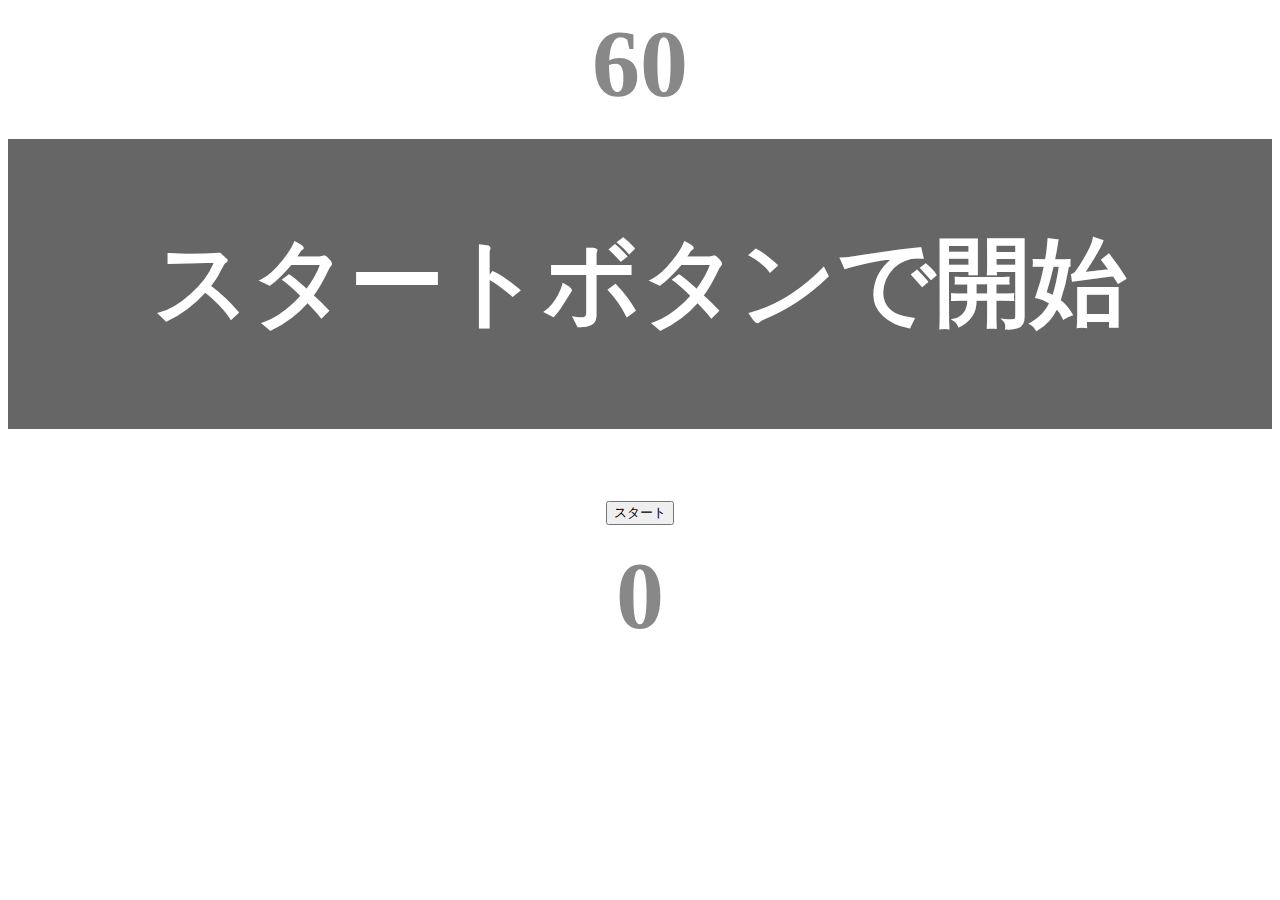
<file: kadai_001/index.html>
<!DOCTYPE html>
<html lang="ja">
    <head>
        <title>タイピングゲーム</title>
        <meta charset="utf-8">
        <meta name="description" content="【JavaScript応用編】簡易的なタイピングゲームです。">
        <meta name="viewport" content="width=device-width, initial-scale=1.0">
        <link rel="stylesheet" href="style.css">
    </head>

    <body>
        <p id="count" class="count">60</p>
        <div id="wrap" class="wrap">
            <span id="typed" class="typed"></span><span id="untyped"></span>
        </div>
        <button id="start">スタート</button>
        <p id="typedcount" class="typedcount">0</p>
        <script type="text/javascript" src="main.js"></script>
    </body>
</html>
</file>
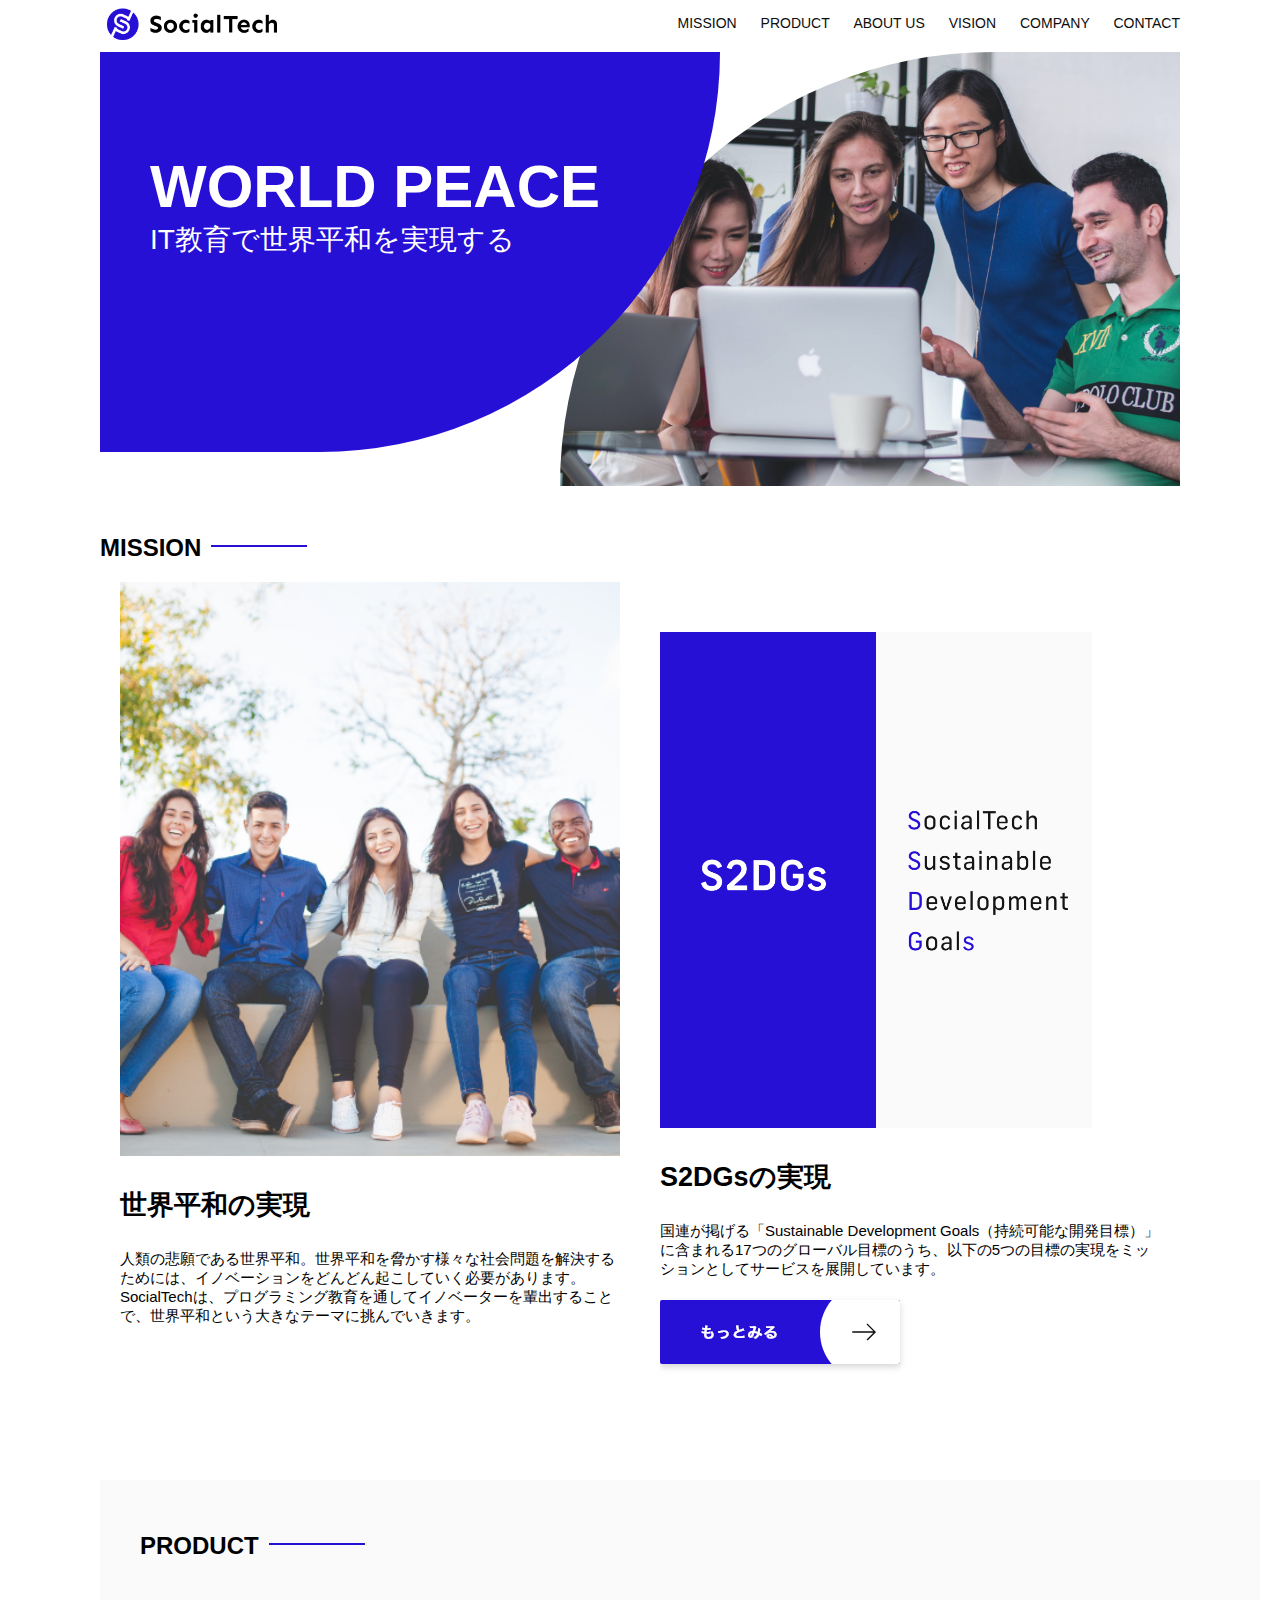
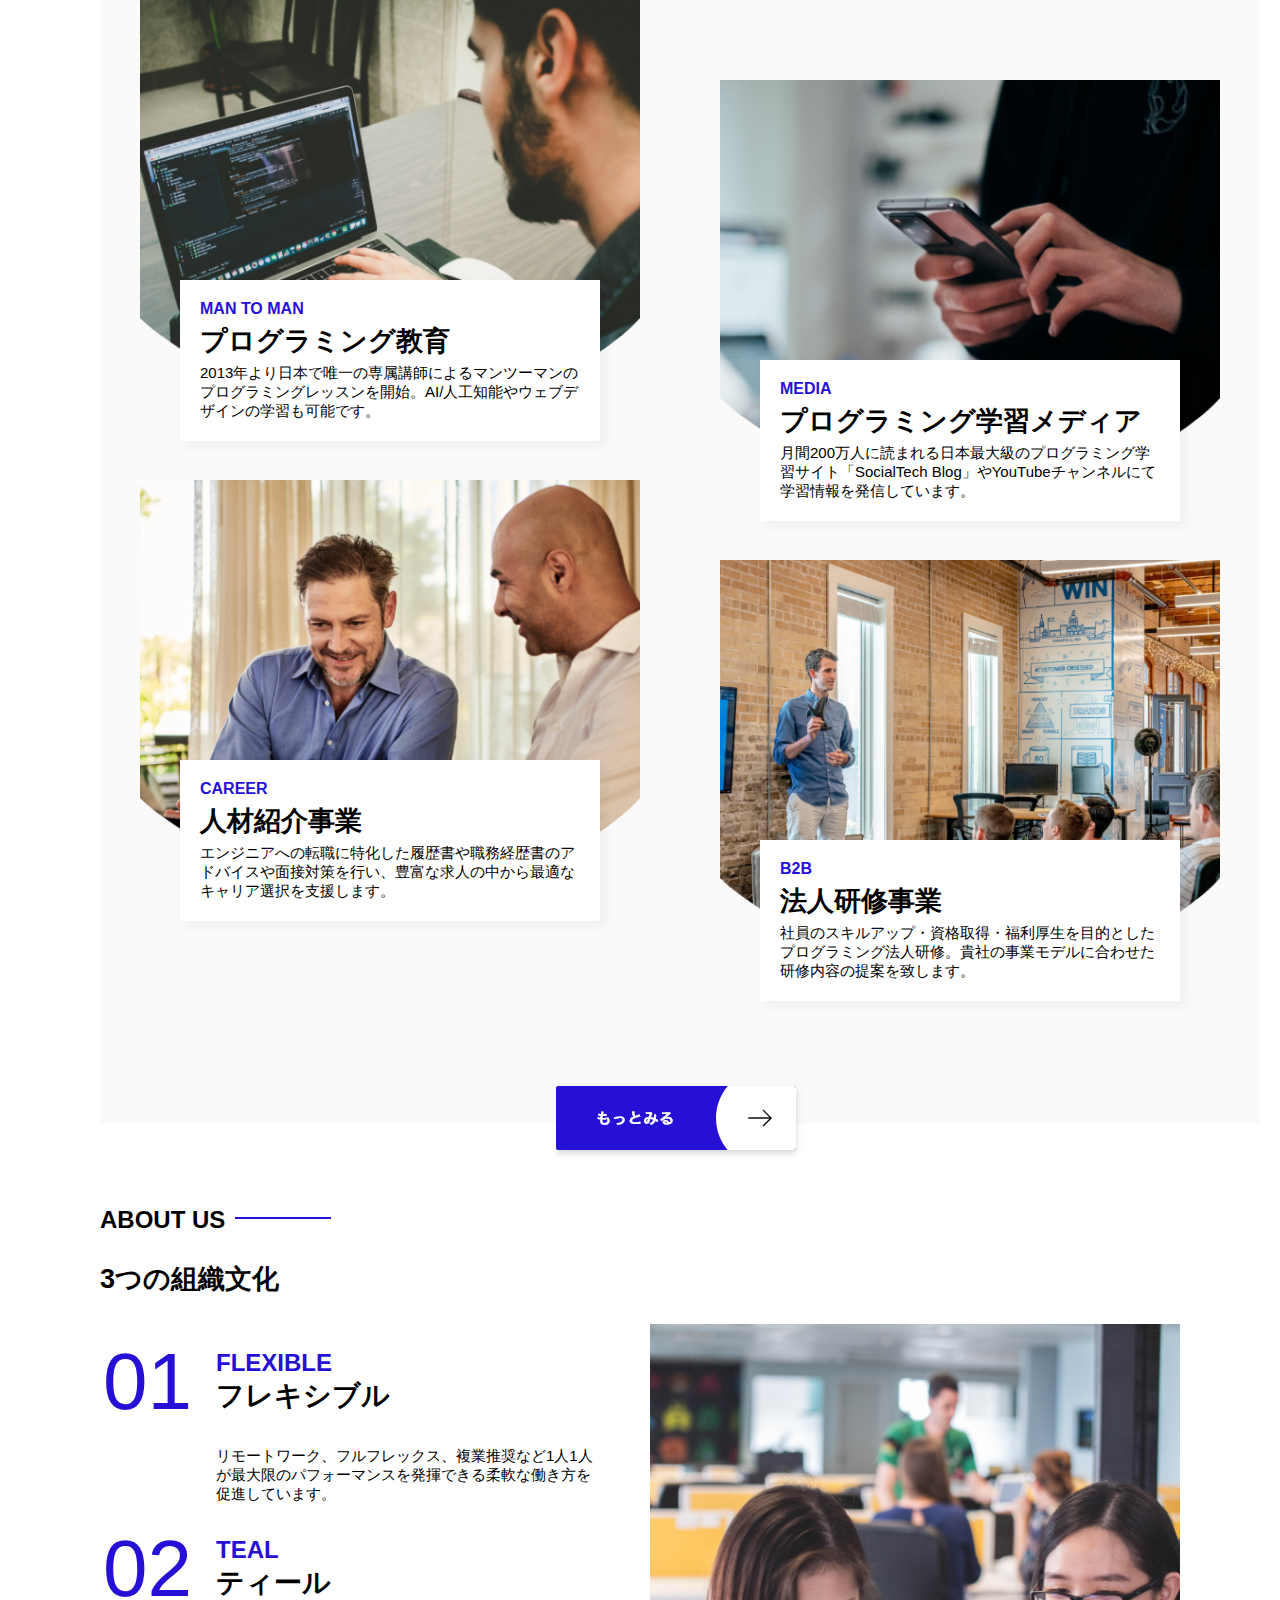
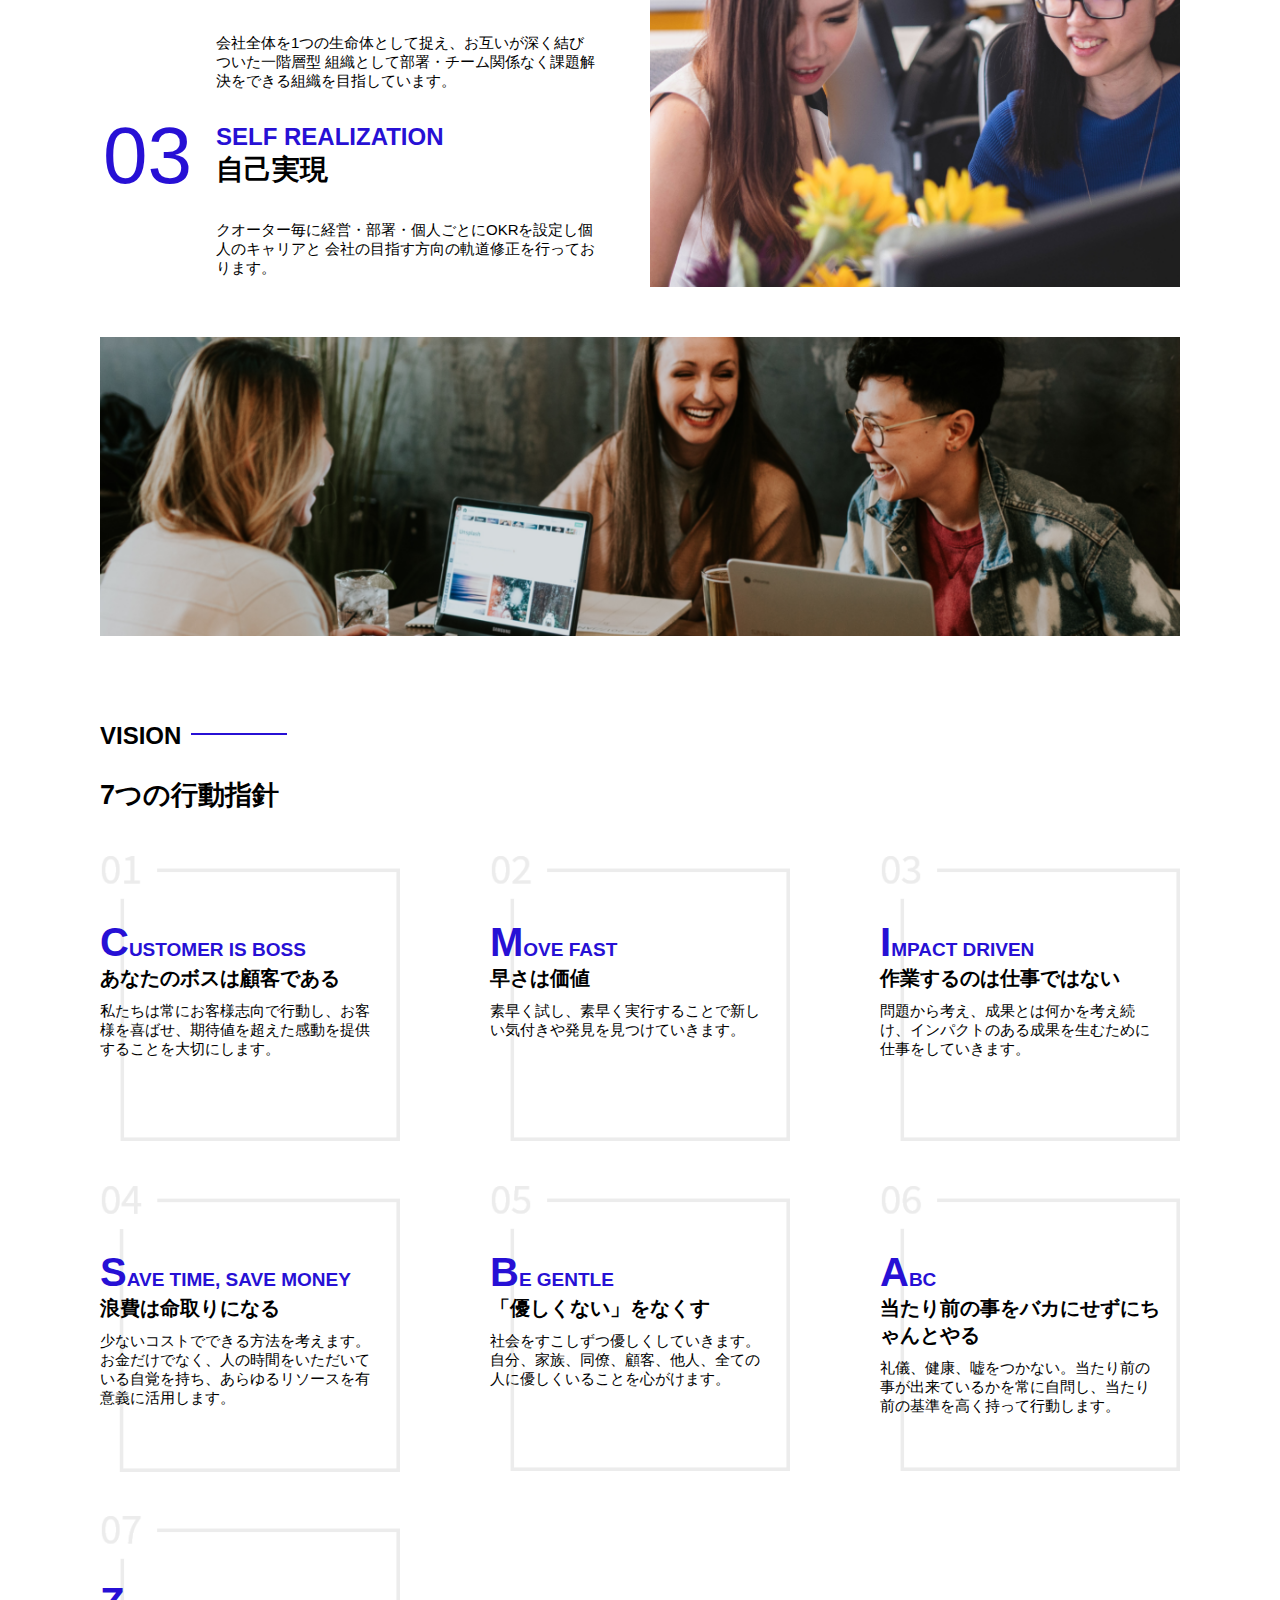
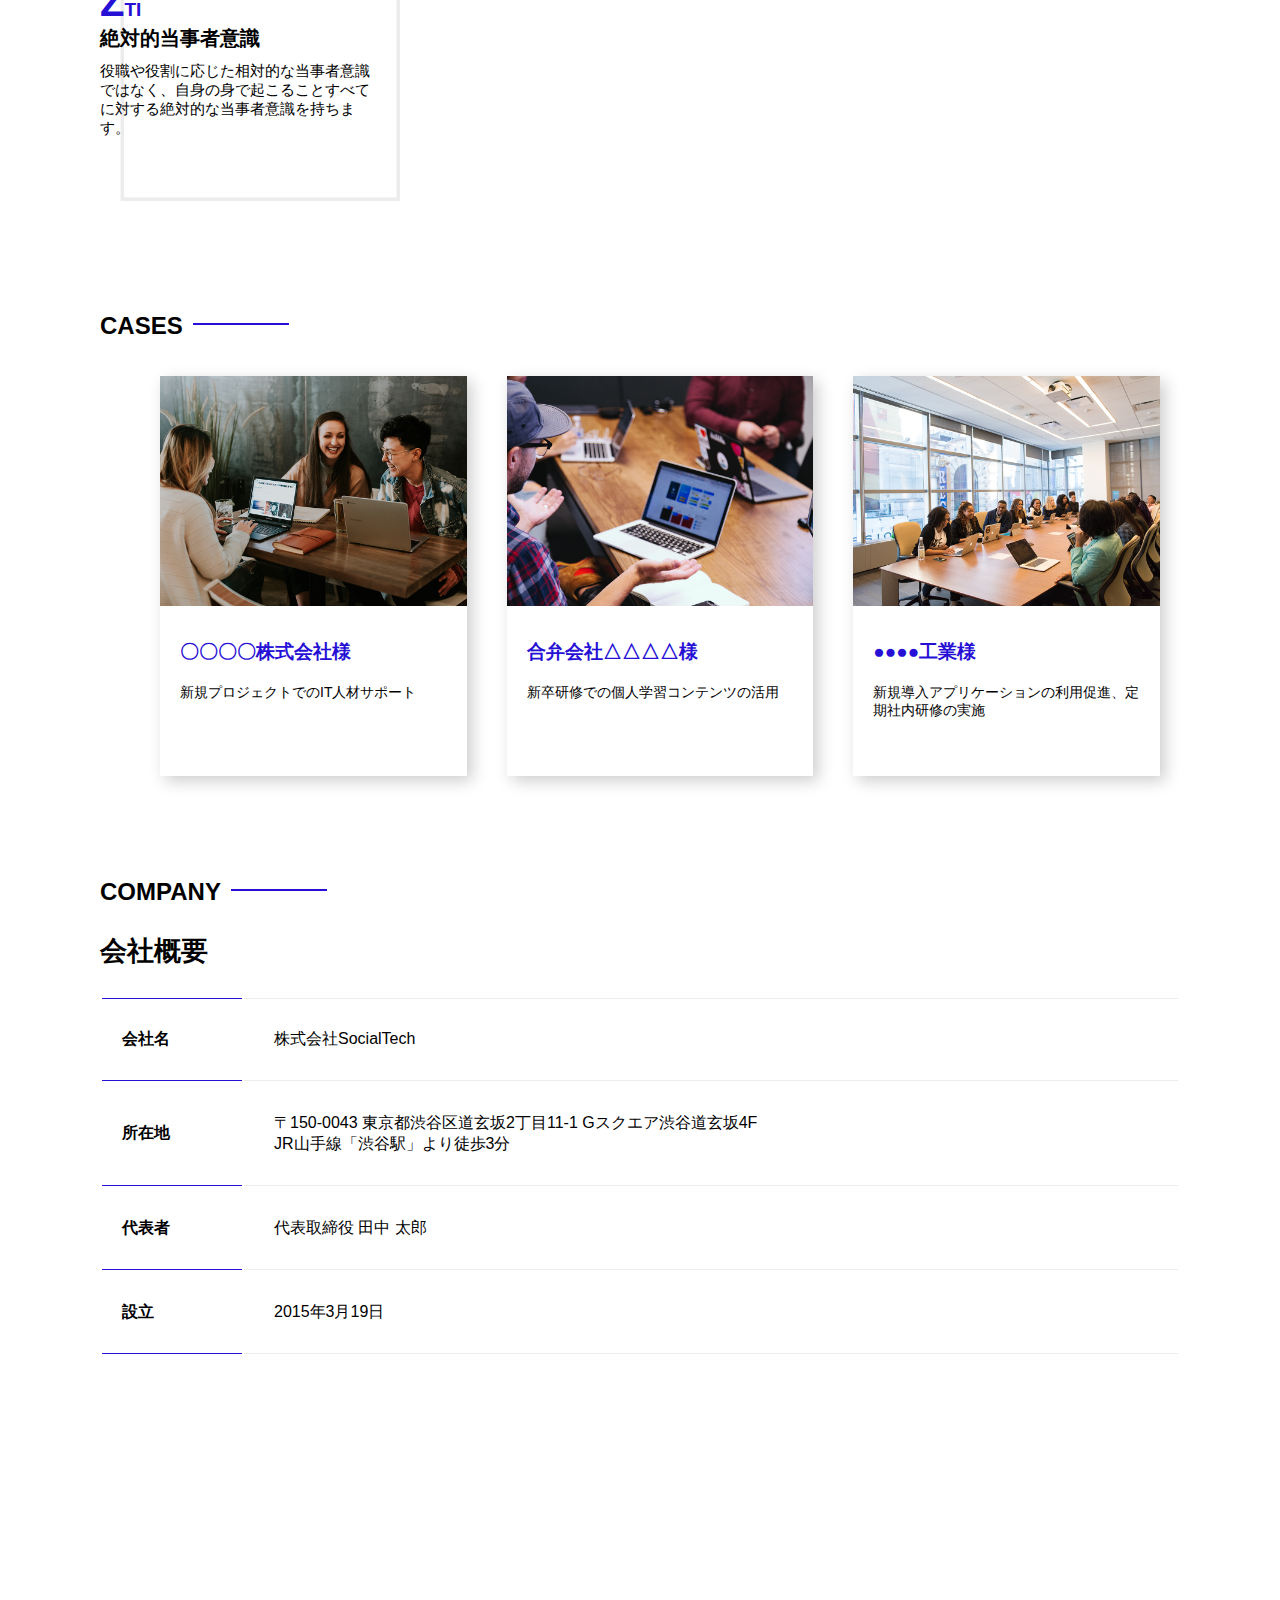
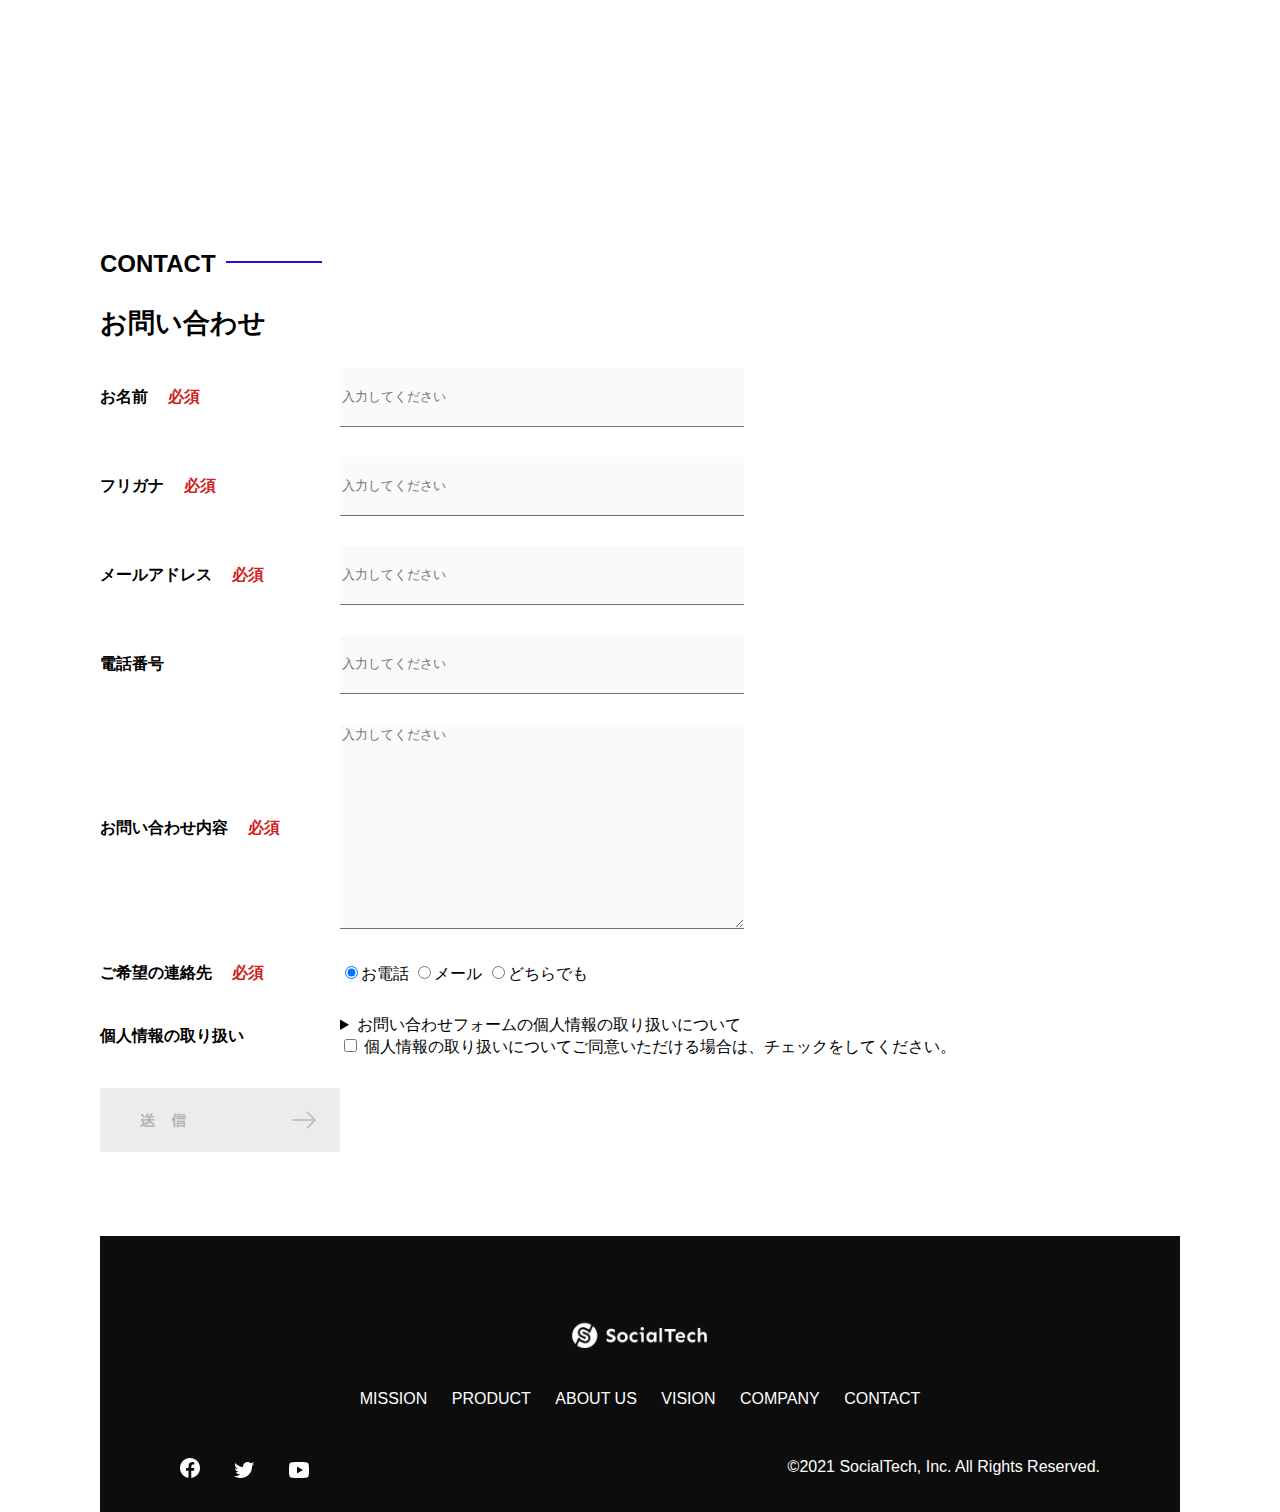
<file: kadai_012/index.html>
<!DOCTYPE html>
<html>
  <head>
    <title>SocialTech</title>
    <meta charset="UTF-8" />
    <meta
      name="description"
      content="SocialTechはEdTech業界のリーディングカンパニーを目指します。"
    />
    <meta name="viewport" content="width=device-width, initial-scale=1.0" />
    <link rel="stylesheet" href="style.css" />
  </head>
  <body>
    <!-- ヘッダー -->
    <header>
      <!-- ロゴ -->
      <a href="index.html" id="logo"
        ><img src="images/logo.png" alt="トップページに戻る"
      /></a>

      <!-- PC用ナビゲーション -->
      <nav id="nav-pc">
        <a href="mission.html">MISSION</a>
        <a href="product.html">PRODUCT</a>
        <a href="index.html#aboutus">ABOUT US</a>
        <a href="index.html#vision">VISION</a>
        <a href="index.html#company">COMPANY</a>
        <a href="index.html#contact">CONTACT</a>
      </nav>
    </header>
    <main>
      <article>
        <!-- メインビジュアル -->
        <section id="main-visual">
          <div id="main-message">
            <h1>WORLD PEACE</h1>
            <p>IT教育で世界平和を実現する</p>
          </div>
          <img
            src="images/index/index-main.png"
            alt="PCの周りに集まる多国籍の仲間たち"
          />
        </section>
        <!--ミッション-->
        <section id="mission">
          <h2 class="index-h2">MISSION</h2>
          <div id="mission-flex">
            <div>
              <img
                id="mission-photo"
                src="images/index/index-mission.png"
                alt="屋外のベンチで写真を撮影する多国籍の仲間たち"
              />
              <h3>世界平和の実現</h3>
              <p>
                人類の悲願である世界平和。世界平和を脅かす様々な社会問題を解決するためには、イノベーションをどんどん起こしていく必要があります。SocialTechは、プログラミング教育を通してイノベーターを輩出することで、世界平和という大きなテーマに挑んでいきます。
              </p>
            </div>
            <div>
              <img id="s2dgs" src="images/index/s2dgs.png" alt="S2DGs" />
              <h3>S2DGsの実現</h3>
              <p>
                国連が掲げる「Sustainable Development
                Goals（持続可能な開発目標）」に含まれる17つのグローバル目標のうち、以下の5つの目標の実現をミッションとしてサービスを展開しています。
              </p>
              <a href="mission.html">
                <img src="images/button-more.png" alt="もっとみる" />
              </a>
            </div>
          </div>
        </section>
        <!-- プロダクト -->
        <section id="product">
          <h2 class="index-h2">PRODUCT</h2>
          <div>
            <div id="product-left">
              <div>
                <img
                  class="product-photo"
                  src="images/index/index-mantoman.png"
                  alt="PCでコードを書く男性"
                />
                <div class="product-explain">
                  <span>MAN TO MAN</span>
                  <h3>プログラミング教育</h3>
                  <p>
                    2013年より日本で唯一の専属講師によるマンツーマンのプログラミングレッスンを開始。AI/人工知能やウェブデザインの学習も可能です。
                  </p>
                </div>
              </div>
              <div>
                <img
                  class="product-photo"
                  src="images/index/index-career.png"
                  alt="笑顔で話し合う2人の男性"
                />
                <div class="product-explain">
                  <span>CAREER</span>
                  <h3>人材紹介事業</h3>
                  <p>
                    エンジニアへの転職に特化した履歴書や職務経歴書のアドバイスや面接対策を行い、豊富な求人の中から最適なキャリア選択を支援します。
                  </p>
                </div>
              </div>
            </div>
            <div id="product-right">
              <div>
                <img
                  class="product-photo"
                  src="images/index/index-media.png"
                  alt="スマートフォンを操作する人"
                />
                <div class="product-explain">
                  <span>MEDIA</span>
                  <h3>プログラミング学習メディア</h3>
                  <p>
                    月間200万人に読まれる日本最大級のプログラミング学習サイト「SocialTech
                    Blog」やYouTubeチャンネルにて学習情報を発信しています。
                  </p>
                </div>
              </div>
              <div>
                <img
                  class="product-photo"
                  src="images/index/index-b2b.png"
                  alt="講演中の男性とそれを聴く人々"
                />
                <div class="product-explain">
                  <span>B2B</span>
                  <h3>法人研修事業</h3>
                  <p>
                    社員のスキルアップ・資格取得・福利厚生を目的としたプログラミング法人研修。貴社の事業モデルに合わせた研修内容の提案を致します。
                  </p>
                </div>
              </div>
            </div>
          </div>
          <div>
            <a id="product-more" href="product.html">
              <img src="images/button-more.png" alt="もっとみる" />
            </a>
          </div>
        </section>
        <!---ABOUT US-->
        <section id="aboutus">
          <h2 class="index-h2">ABOUT US</h2>
          <h3>3つの組織文化</h3>
          <div>
            <table class="culture-table">
              <tr>
                <td>
                  <span class="culture-num">01</span>
                </td>
                <td>
                  <span class="culture-en">FLEXIBLE</span>
                  <span class="culture-jp">フレキシブル</span>
                </td>
              </tr>
              <tr>
                <td>
                  <!--空のセル-->
                </td>
                <td>
                  <p class="culture-description">
                    リモートワーク、フルフレックス、複業推奨など1人1人が最大限のパフォーマンスを発揮できる柔軟な働き方を促進しています。
                  </p>
                </td>
              </tr>
              <tr>
                <td>
                  <span class="culture-num">02</span>
                </td>
                <td>
                  <span class="culture-en">TEAL</span>
                  <span class="culture-jp">ティール</span>
                </td>
              </tr>
              <tr>
                <td>
                  <!--空のセル-->
                </td>
                <td>
                  <p class="culture-description">
                    会社全体を1つの生命体として捉え、お互いが深く結びついた一階層型
                    組織として部署・チーム関係なく課題解決をできる組織を目指しています。
                  </p>
                </td>
              </tr>
              <tr>
                <td>
                  <span class="culture-num">03</span>
                </td>
                <td>
                  <span class="culture-en">SELF REALIZATION</span>
                  <span class="culture-jp">自己実現</span>
                </td>
              </tr>
              <tr>
                <td>
                  <!--空のセル-->
                </td>
                <td>
                  <p class="culture-description">
                    クオーター毎に経営・部署・個人ごとにOKRを設定し個人のキャリアと
                    会社の目指す方向の軌道修正を行っております。
                  </p>
                </td>
              </tr>
            </table>
            <img
              class="culture-img"
              src="images/index/index-aboutus1.png"
              alt="笑顔で話し合う2人の女性"
            />
          </div>
          <img
            class="culture-img2"
            src="images/index/index-aboutus2.png"
            alt="笑顔で話し合う3人の男女"
          />
        </section>
        <!-- VISION -->
        <section id="vision">
          <h2 class="index-h2">VISION</h2>
          <h3>7つの行動指針</h3>
          <div>
            <div class="vision-box">
              <img src="images/index/vision-01.png" alt="01" />
              <span>
                <h4>CUSTOMER IS BOSS</h4>
                <h5>あなたのボスは顧客である</h5>
                <p>
                  私たちは常にお客様志向で行動し、お客様を喜ばせ、期待値を超えた感動を提供することを大切にします。
                </p>
              </span>
            </div>
            <div class="vision-box">
              <img src="images/index/vision-02.png" alt="02" />
              <span>
                <h4>MOVE FAST</h4>
                <h5>早さは価値</h5>
                <p>
                  素早く試し、素早く実行することで新しい気付きや発見を見つけていきます。
                </p>
              </span>
            </div>
            <div class="vision-box">
              <img src="images/index/vision-03.png" alt="03" />
              <span>
                <h4>IMPACT DRIVEN</h4>
                <h5>作業するのは仕事ではない</h5>
                <p>
                  問題から考え、成果とは何かを考え続け、インパクトのある成果を生むために仕事をしていきます。
                </p>
              </span>
            </div>
            <div class="vision-box">
              <img src="images/index/vision-04.png" alt="04" />
              <span>
                <h4>SAVE TIME, SAVE MONEY</h4>
                <h5>浪費は命取りになる</h5>
                <p>
                  少ないコストでできる方法を考えます。お金だけでなく、人の時間をいただいている自覚を持ち、あらゆるリソースを有意義に活用します。
                </p>
              </span>
            </div>
            <div class="vision-box">
              <img src="images/index/vision-05.png" alt="05" />
              <span>
                <h4>BE GENTLE</h4>
                <h5>「優しくない」をなくす</h5>
                <p>
                  社会をすこしずつ優しくしていきます。自分、家族、同僚、顧客、他人、全ての人に優しくいることを心がけます。
                </p>
              </span>
            </div>
            <div class="vision-box">
              <img src="images/index/vision-06.png" alt="06" />
              <span>
                <h4>ABC</h4>
                <h5>当たり前の事をバカにせずにちゃんとやる</h5>
                <p>
                  礼儀、健康、嘘をつかない。当たり前の事が出来ているかを常に自問し、当たり前の基準を高く持って行動します。
                </p>
              </span>
            </div>
            <div class="vision-box">
              <img src="images/index/vision-07.png" alt="07" />
              <span>
                <h4>ZTI</h4>
                <h5>絶対的当事者意識</h5>
                <p>
                  役職や役割に応じた相対的な当事者意識ではなく、自身の身で起こることすべてに対する絶対的な当事者意識を持ちます。
                </p>
              </span>
            </div>
          </div>
        </section>
        <!-- CASES -->
        <section id="cases">
          <h2 class="index-h2">CASES</h2>
          <ul id="cases-flex">  <!--ul要素-->
            <li class="case-card">  <!--左-->
              <img class="case-img" src="images/index/case-1.png" alt="仲良く語り合う3人">
              <div class="case-info">
                <h3 class="case-name">〇〇〇〇株式会社様</h3>
                <p class="case-content">新規プロジェクトでのIT人材サポート</p>
              </div>
            </li>
            <li class="case-card">  <!--真ん中-->
              <img class="case-img" src="images/index/case-2.png" alt="PCでコンテンツを見る">
              <div class="case-info">
                <h3 class="case-name">合弁会社△△△△様</h3>
                <p class="case-content">新卒研修での個人学習コンテンツの活用</p>
              </div>
            </li>
            <li class="case-card">  <!--右-->
              <img class="case-img" src="images/index/case-3.png" alt="社内研修中の会議室">
              <div class="case-info">
                <h3 class="case-name">●●●●工業様</h3>
                <p class="case-content">新規導入アプリケーションの利用促進、定期社内研修の実施</p>
              </div>
            </li>
          </ul>
        </section>

        <!-- COMPANY -->
        <section id="company">
          <h2 class="index-h2">COMPANY</h2>
          <h3>会社概要</h3>
          <table id="company-table">
            <tr>
              <th class="tableheader-first">会社名</th>
              <td class="cell-first">株式会社SocialTech</td>
            </tr>
            <tr>
              <th class="tableheader">所在地</th>
              <td class="cell">
                〒150-0043 東京都渋谷区道玄坂2丁目11-1 Gスクエア渋谷道玄坂4F<br />JR山手線「渋谷駅」より徒歩3分
              </td>
            </tr>
            <tr>
              <th class="tableheader">代表者</th>
              <td class="cell">代表取締役 田中 太郎</td>
            </tr>
            <tr>
              <th class="tableheader">設立</th>
              <td class="cell">2015年3月19日</td>
            </tr>
          </table>
          <iframe
            src="https://www.google.com/maps/embed?pb=!1m18!1m12!1m3!1d3241.7759544892483!2d139.69399665123464!3d35.65789123876098!2m3!1f0!2f0!3f0!3m2!1i1024!2i768!4f13.1!3m3!1m2!1s0x60188caa0042e8d1%3A0xba130bea826a7aa2!2z44CSMTUwLTAwNDMg5p2x5Lqs6YO95riL6LC35Yy66YGT546E5Z2C77yS5LiB55uu77yR77yR4oiS77yR!5e0!3m2!1sja!2sjp!4v1636872991912!5m2!1sja!2sjp"
            style="border: 0"
            allowfullscreen=""
            loading="lazy"
          >
          </iframe>
        </section>
        <!-- お問い合わせフォーム -->
        <section id="contact">
          <h2 class="index-h2">CONTACT</h2>
          <h3>お問い合わせ</h3>
          <form>
            <div>
              <div class="contact-heading">
                <label class="contact-label"
                  >お名前<span class="contact-span">必須</span></label
                >
              </div>
              <div class="contact-form">
                <input
                  type="text"
                  name="name"
                  placeholder="入力してください"
                  class="contact-textbox"
                />
              </div>
            </div>
            <div>
              <div class="contact-heading">
                <label class="contact-label"
                  >フリガナ<span class="contact-span">必須</span></label
                >
              </div>
              <div>
                <input
                  type="text"
                  name="hurigana"
                  placeholder="入力してください"
                  class="contact-textbox"
                />
              </div>
            </div>
            <div>
              <div class="contact-heading">
                <label class="contact-label"
                  >メールアドレス<span class="contact-span">必須</span></label
                >
              </div>
              <div>
                <input
                  type="text"
                  name="email"
                  placeholder="入力してください"
                  class="contact-textbox"
                />
              </div>
            </div>
            <div>
              <div class="contact-heading">
                <label class="contact-label">電話番号</label>
              </div>
              <div>
                <input
                  type="text"
                  name="tel"
                  placeholder="入力してください"
                  class="contact-textbox"
                />
              </div>
            </div>
            <div>
              <div class="contact-heading">
                <label class="contact-label"
                  >お問い合わせ内容<span class="contact-span">必須</span></label
                >
              </div>
              <div>
                <textarea
                  class="contact-textarea"
                  placeholder="入力してください"
                  name="message"
                ></textarea>
              </div>
            </div>
            <div>
              <div class="contact-heading">
                <label class="contact-label"
                  >ご希望の連絡先<span class="contact-span">必須</span></label
                >
              </div>
              <div>
                <input
                  class="radiobutton"
                  type="radio"
                  value="tel"
                  name="contact"
                  checked
                /><label>お電話</label>
                <input
                  class="radiobutton"
                  type="radio"
                  value="mail"
                  name="contact"
                /><label>メール</label>
                <input
                  class="radiobutton"
                  type="radio"
                  value="both"
                  name="contact"
                /><label>どちらでも</label>
              </div>
            </div>
            <div>
              <div class="contact-heading">
                <label class="contact-label">個人情報の取り扱い</label>
              </div>
              <div>
                <details>
                  <summary>
                    お問い合わせフォームの個人情報の取り扱いについて
                  </summary>
                  <div>
                    <span>１．組織の名称又は氏名</span><br />
                    株式会社SocialTech<br /><br />
                    <span
                      >２．個人情報保護管理者（若しくはその代理人）の氏名又は職名、所属及び連絡先
                      鈴木 一郎 コーポレート部</span
                    ><br />
                    メールアドレス：support@socialtech.net<br />
                    TEL：03-xxxx-xxxx<br />
                    <span>３．個人情報の利用目的</span><br />
                    ・本サービス及び本サービスに関連する情報の提供又はそれらに関する連絡のため<br />
                    ・ユーザーの本人確認のため<br />
                    ・当社サービスのご案内のため<br />
                    ・当社の商品等の広告または宣伝（電子メールによるものを含むものとします。）<br /><br />
                    <span>４．個人情報の取り扱い業務の委託</span><br />
                    個人情報の取扱業務の全部または一部を外部に業務委託する場合があります。<br />
                    その際、弊社は、個人情報を適切に保護できる管理体制を敷き実行していることを条件として<br />
                    委託先を厳選したうえで、機密保持契約を委託先と締結し、お客様の個人情報を厳密に管理させます。<br /><br />
                    <span>５．個人情報の開示等の請求</span><br />
                    お客様は、弊社に対してご自身の個人情報の開示等（利用目的の通知、開示、内容の訂正・追加・削除、利用の停止または消去、第三者への提供の停止）に関して、当社問合わせ窓口に申し出ることができます。<br />
                    その際、弊社はお客様ご本人を確認させていただいたうえで、合理的な期間内に対応いたします。<br /><br />
                    なお、個人情報に関する弊社問合わせ先は、次の通りです。<br /><br />
                    株式会社SocialTech　個人情報問合せ窓口<br />
                    〒150-0043　東京都渋谷区道玄坂2丁目11-1 Ｇスクエア渋谷道玄坂
                    4F<br />
                    メールアドレス：support@socialtech.net　TEL：03-xxxx-xxxx<br /><br />
                    <span>６．個人情報を提供されることの任意性について</span
                    ><br /><br />
                    お客様がご自身の個人情報を弊社に提供されるか否かは、お客様のご判断によりますが、もしご提供されない場合には、適切なサービスが提供できない場合がありますので予めご了承ください。
                  </div>
                </details>
                <input type="checkbox" name="agree" />
                <span
                  >個人情報の取り扱いについてご同意いただける場合は、チェックをしてください。</span
                >
              </div>
            </div>
            <input
              type="image"
              value="Submit"
              src="images/button-submit.png"
              alt="送信する"
            />
          </form>
        </section>
      </article>
      <footer>
        <div id="footer-logo">
          <img src="images/logo-sp.png" alt="SocialTech" />
        </div>
        <div id="footer-link">
          <a href="mission.html">MISSION</a>
          <a href="product.html">PRODUCT</a>
          <a href="index.html#aboutus">ABOUT US</a>
          <a href="index.html#vision">VISION</a>
          <a href="index.html#company">COMPANY</a>
          <a href="index.html#contact">CONTACT</a>
        </div>
        <div id="sns-footer">
          <a href="https://www.facebook.com/sejuku2013"
            ><img src="images/button-facebook.png" alt="Facebookのリンク"
          /></a>
          <a href="https://twitter.com/samuraijuku"
            ><img src="images/button-twitter.png" alt="Twitterのリンク"
          /></a>
          <a href="https://www.youtube.com/channel/UCCFOQO5aDK0xXam4cUQXT8g"
            ><img src="images/button-youtube.png" alt="YouTubeのリンク"
          /></a>
          <span id="copyright"
            >&copy;2021 SocialTech, Inc. All Rights Reserved.
          </span>
        </div>
      </footer>
    </main>
  </body>
</html>
</file>
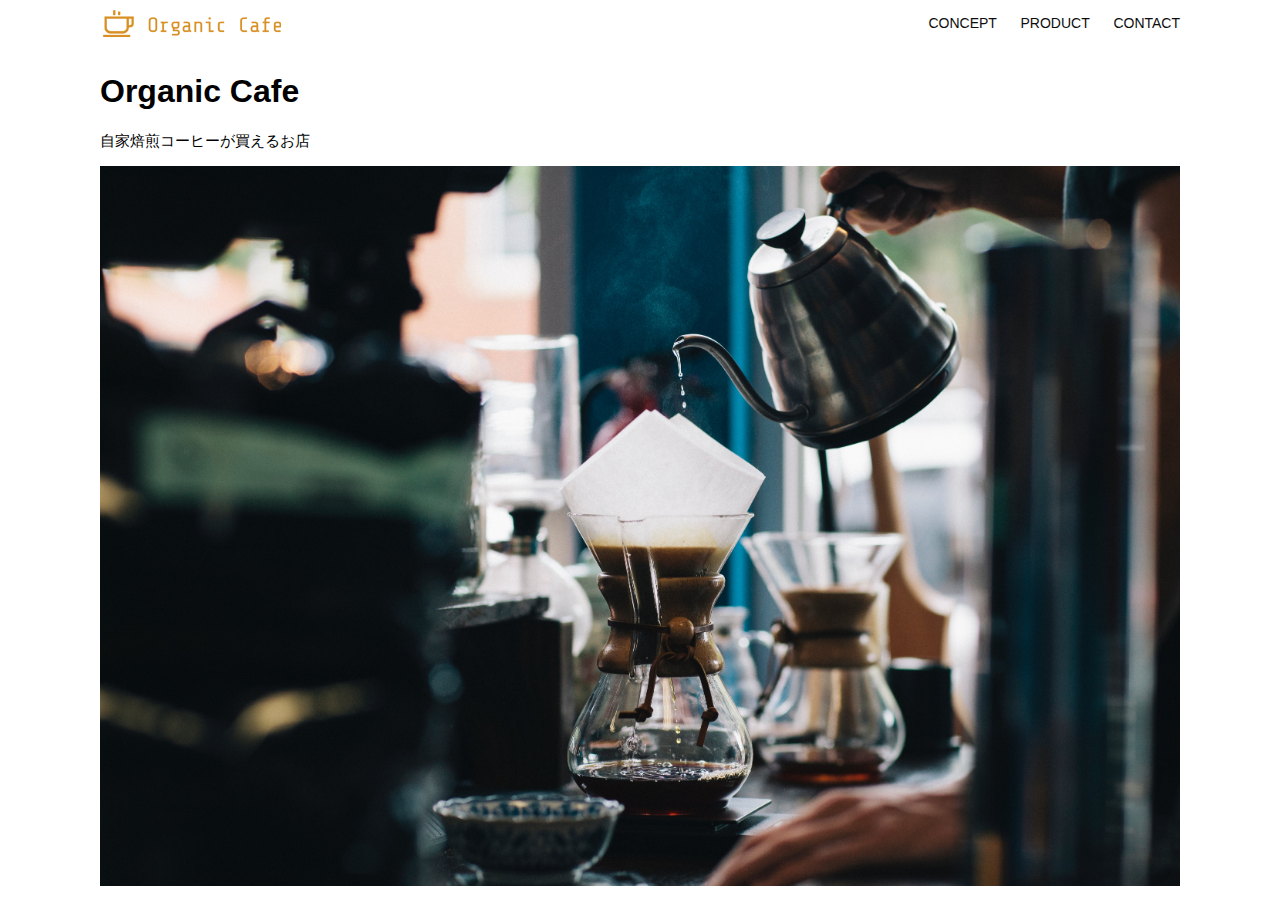
<file: kadai_013/index.html>
<!DOCTYPE html>
<html>
  <head>
    <title>Organic Cafe</title>
    <meta charset="UTF-8" />
    <meta
      name="description"
      content="自家焙煎のコーヒーがお家で楽しめるOrganic Cafe"
    />
    <meta name="viewport" content="width=device-width, initial-scale=1.0" />
    <link rel="stylesheet" href="style.css" />
  </head>
  <body>
    <!-- ヘッダー -->
    <header>
      <!-- ロゴ -->
      <a href="index.html" id="logo"
        ><img src="images/logo.png" alt="トップページに戻る"
      /></a>

      <!-- PC用ナビゲーション -->
      <nav id="nav-pc">
        <a href="index.html#concept">CONCEPT</a>
        <a href="index.html#product">PRODUCT</a>
        <a href="index.html#contact">CONTACT</a>
      </nav>
      <!-- スマホ用メニュー -->
      <img id="menu-sp" src="images/button-menu.png" alt="ナビゲーションを開く" onclick="document.getElementById('nav-sp').style.display = 'block'">

      <!-- スマホ用ナビゲーション -->
      <nav id="nav-sp">
        <img id="close" src="images/button-close.png" alt="ナビゲーションを閉じる" onclick="document.getElementById('nav-sp').style.display = 'none'">
        <a id="logo-sp" href="index.html" onclick="document.getElementById('nav-sp').style.display = 'none'">
        <img src="images/logo-sp.png" alt="トップページに戻る"></a>
        <a class="menu" href="index.html#concept" onclick="document.getElementById('nav-sp').style.display = 'none'">CONCEPT</a>
        <a class="menu" href="index.html#product" onclick="document.getElementById('nav-sp').style.display = 'none'">PRODUCT</a>
        <a class="menu" href="index.html#contact" onclick="document.getElementById('nav-sp').style.display = 'none'">CONTACT</a>
      </nav>
      
    </header>
    <main>
      <article>
        <!-- メインビジュアル -->
        <section id="main-visual">
          <div id="main-message">
            <h1>Organic Cafe</h1>
            <p>自家焙煎コーヒーが買えるお店</p>
          </div>
          <img
            src="images/main-image.jpg"
            alt="コーヒーをハンドドリップで淹れる画像"
          />
        </section>
      </article>
    </main>
  </body>
</html>
</file>
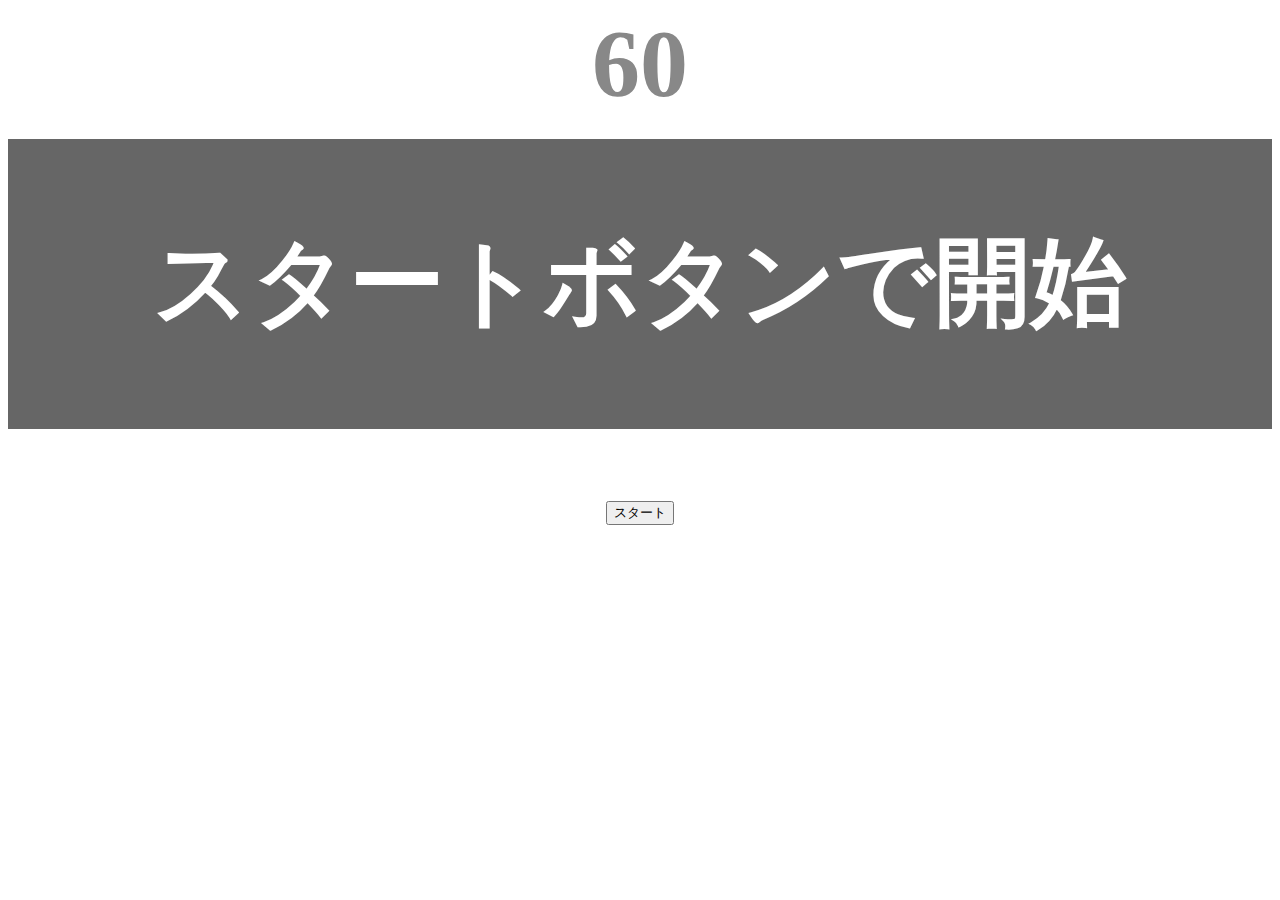
<file: kadai_tutorial_output/index.html>
<!DOCTYPE html>
<html lang="ja">
    <head>
        <title>タイピングゲーム</title>
        <meta charset="utf-8">
        <meta name="description" content="【JavaScript応用編】簡易的なタイピングゲームです。">
        <meta name="viewport" content="width=device-width, initial-scale=1.0">
        <link rel="stylesheet" href="style.css">
    </head>

    <body>
        <p id="count" class="count">60</p>
        <div id="wrap" class="wrap">
            <span id="typed" class="typed"></span><span id="untyped"></span>
        </div>
        <button id="start">スタート</button>
        <script type="text/javascript" src="main.js"></script>
    </body>
</html>
</file>
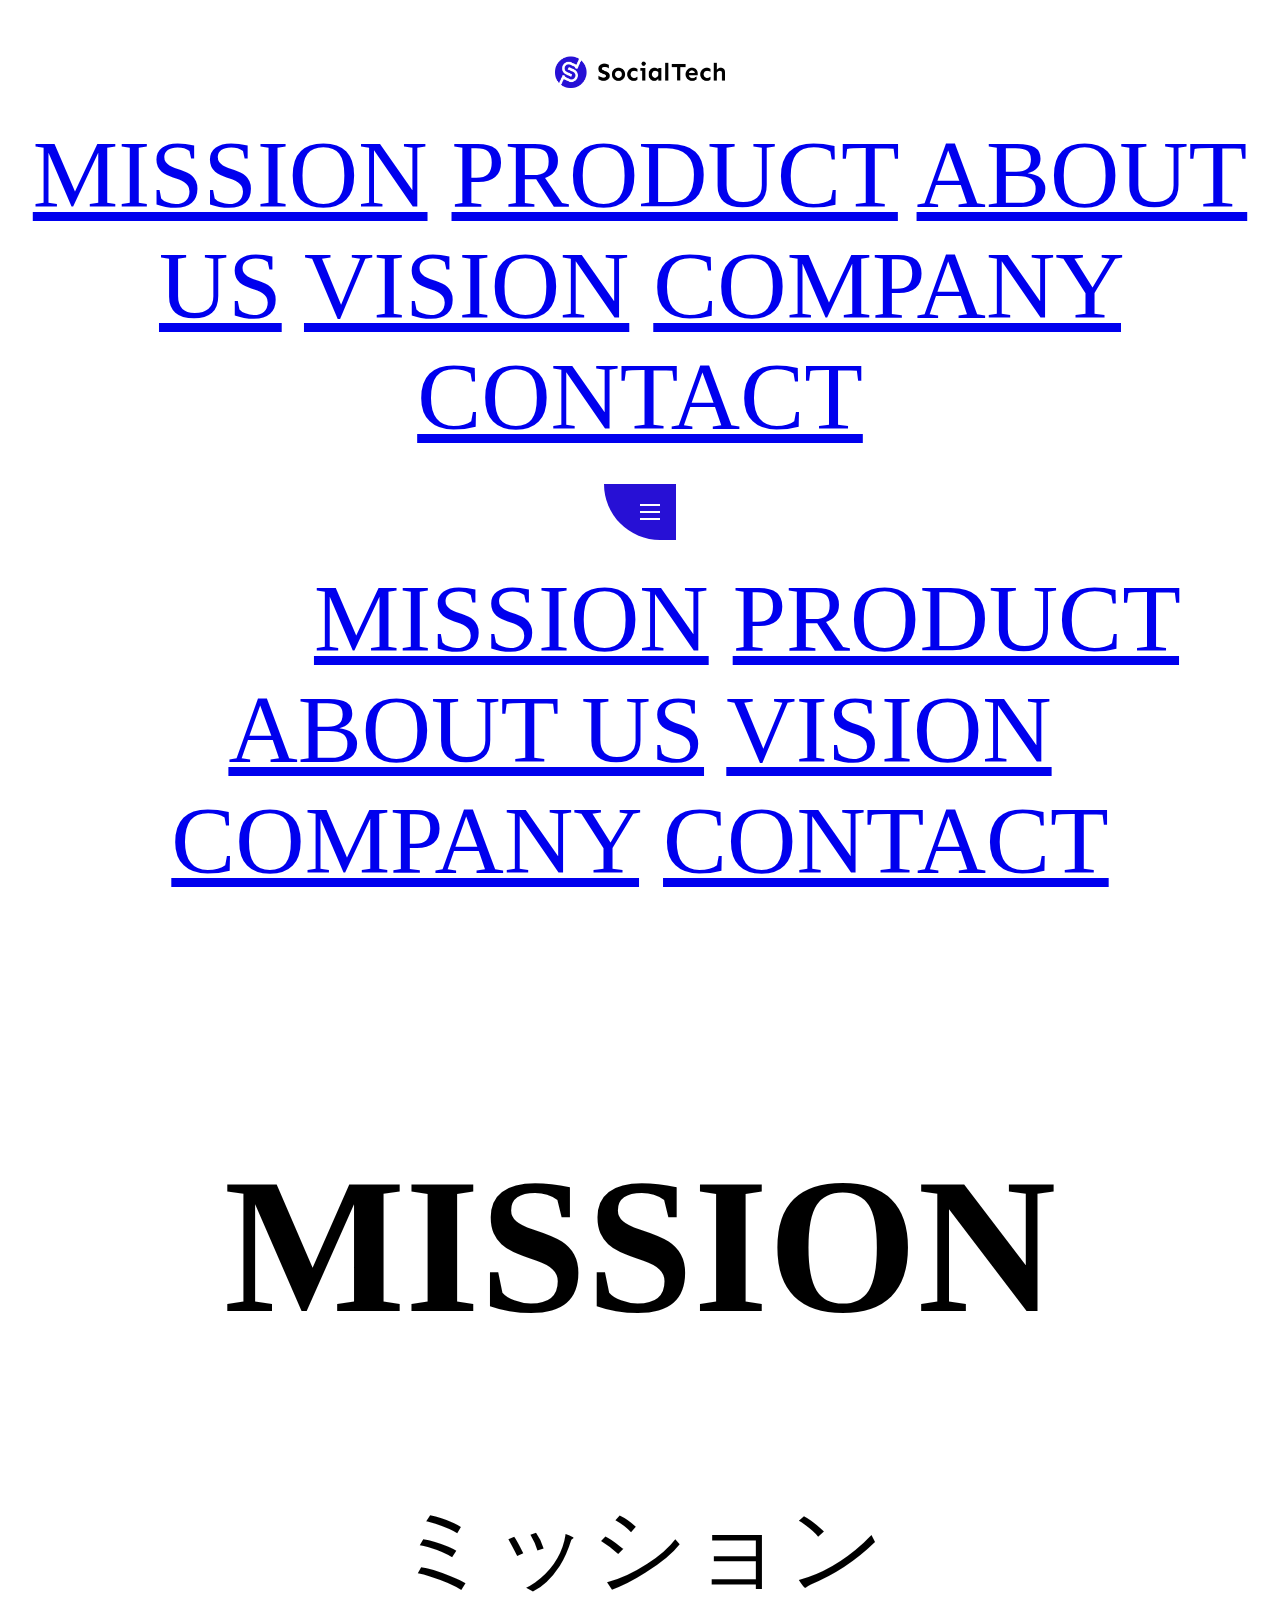
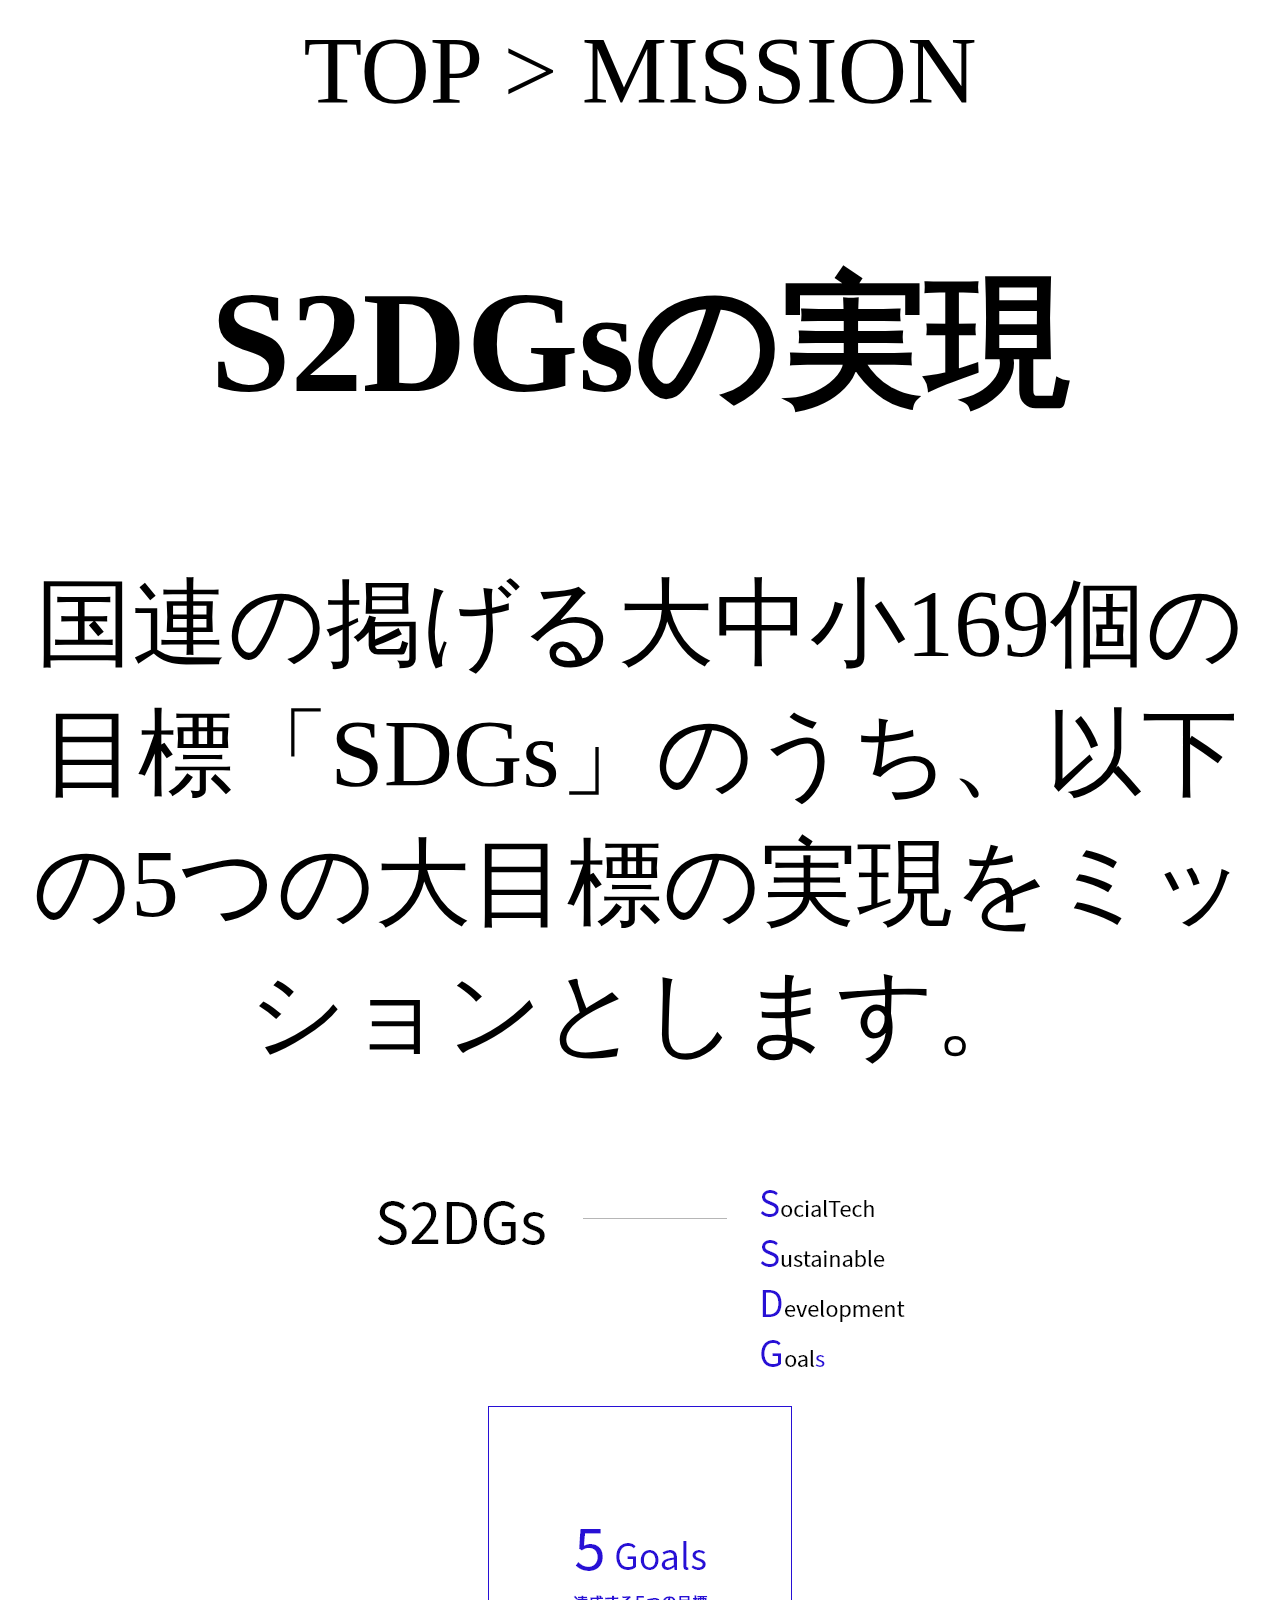
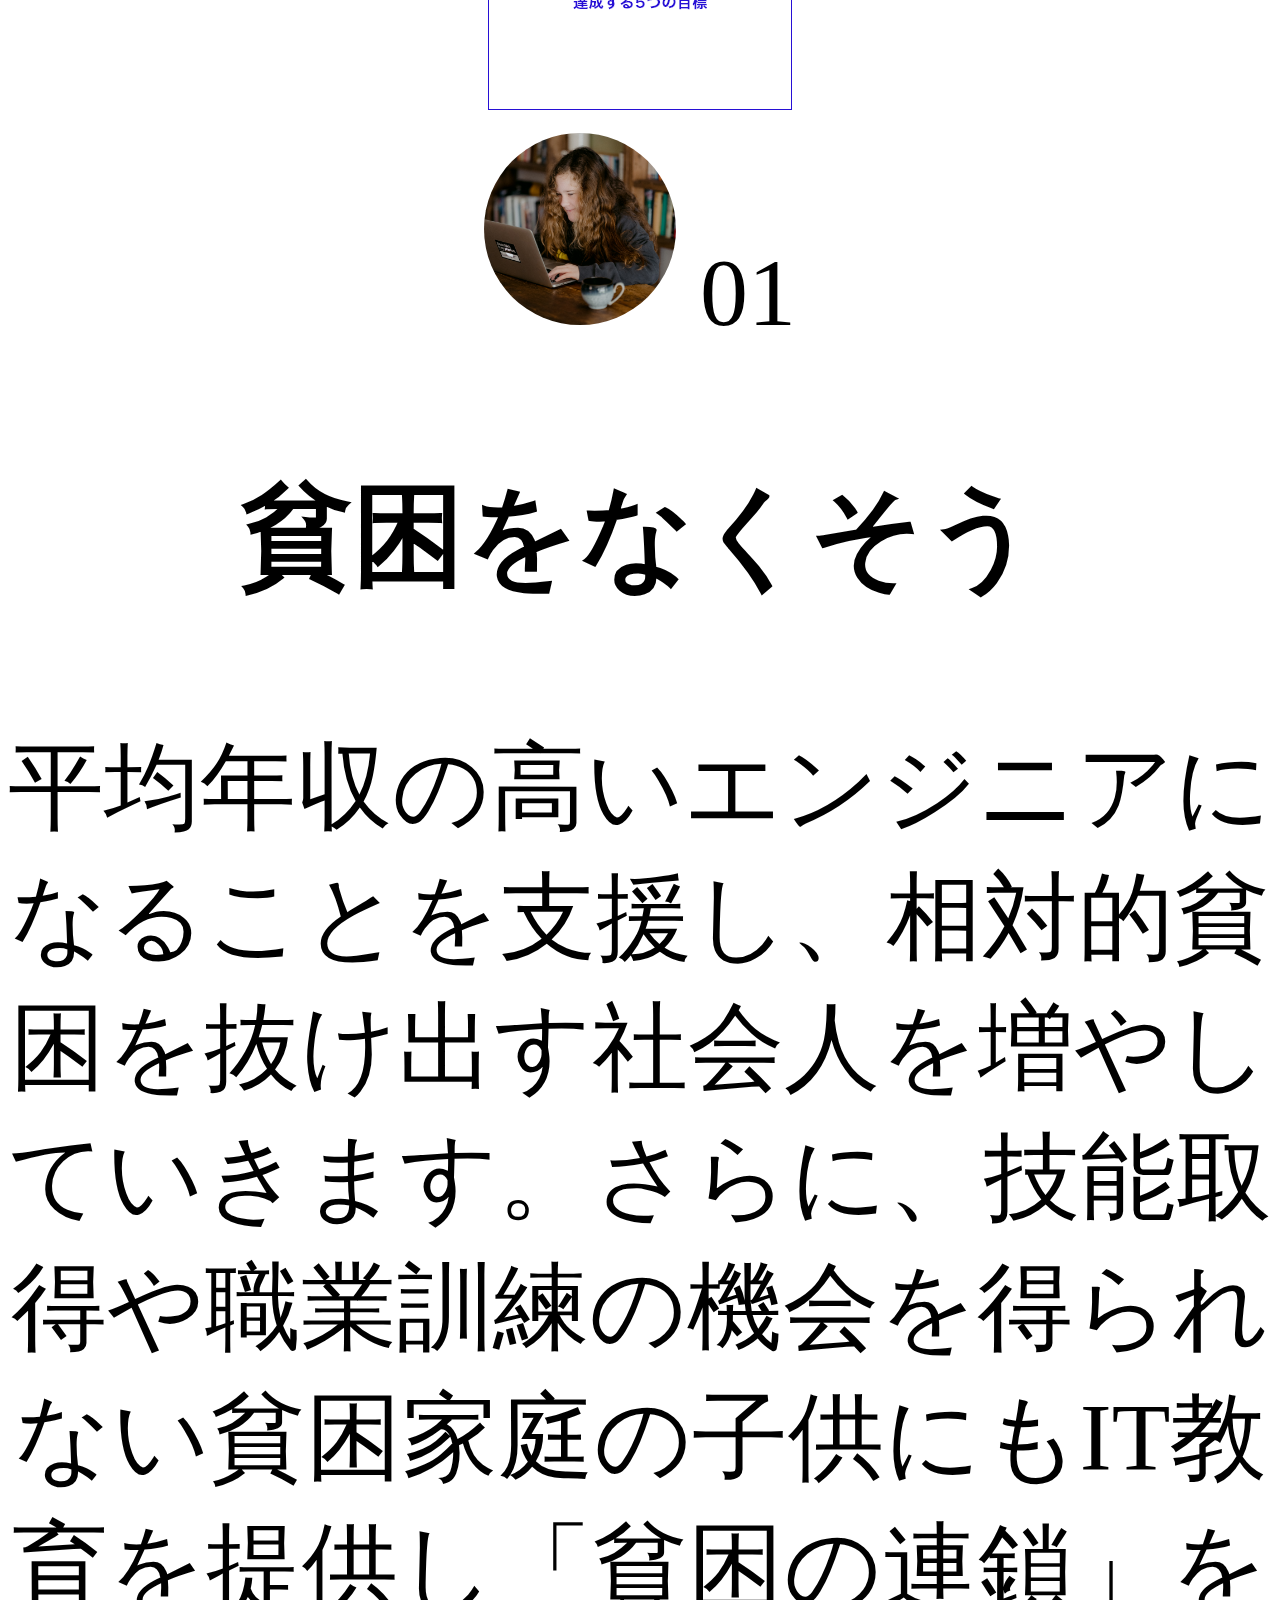
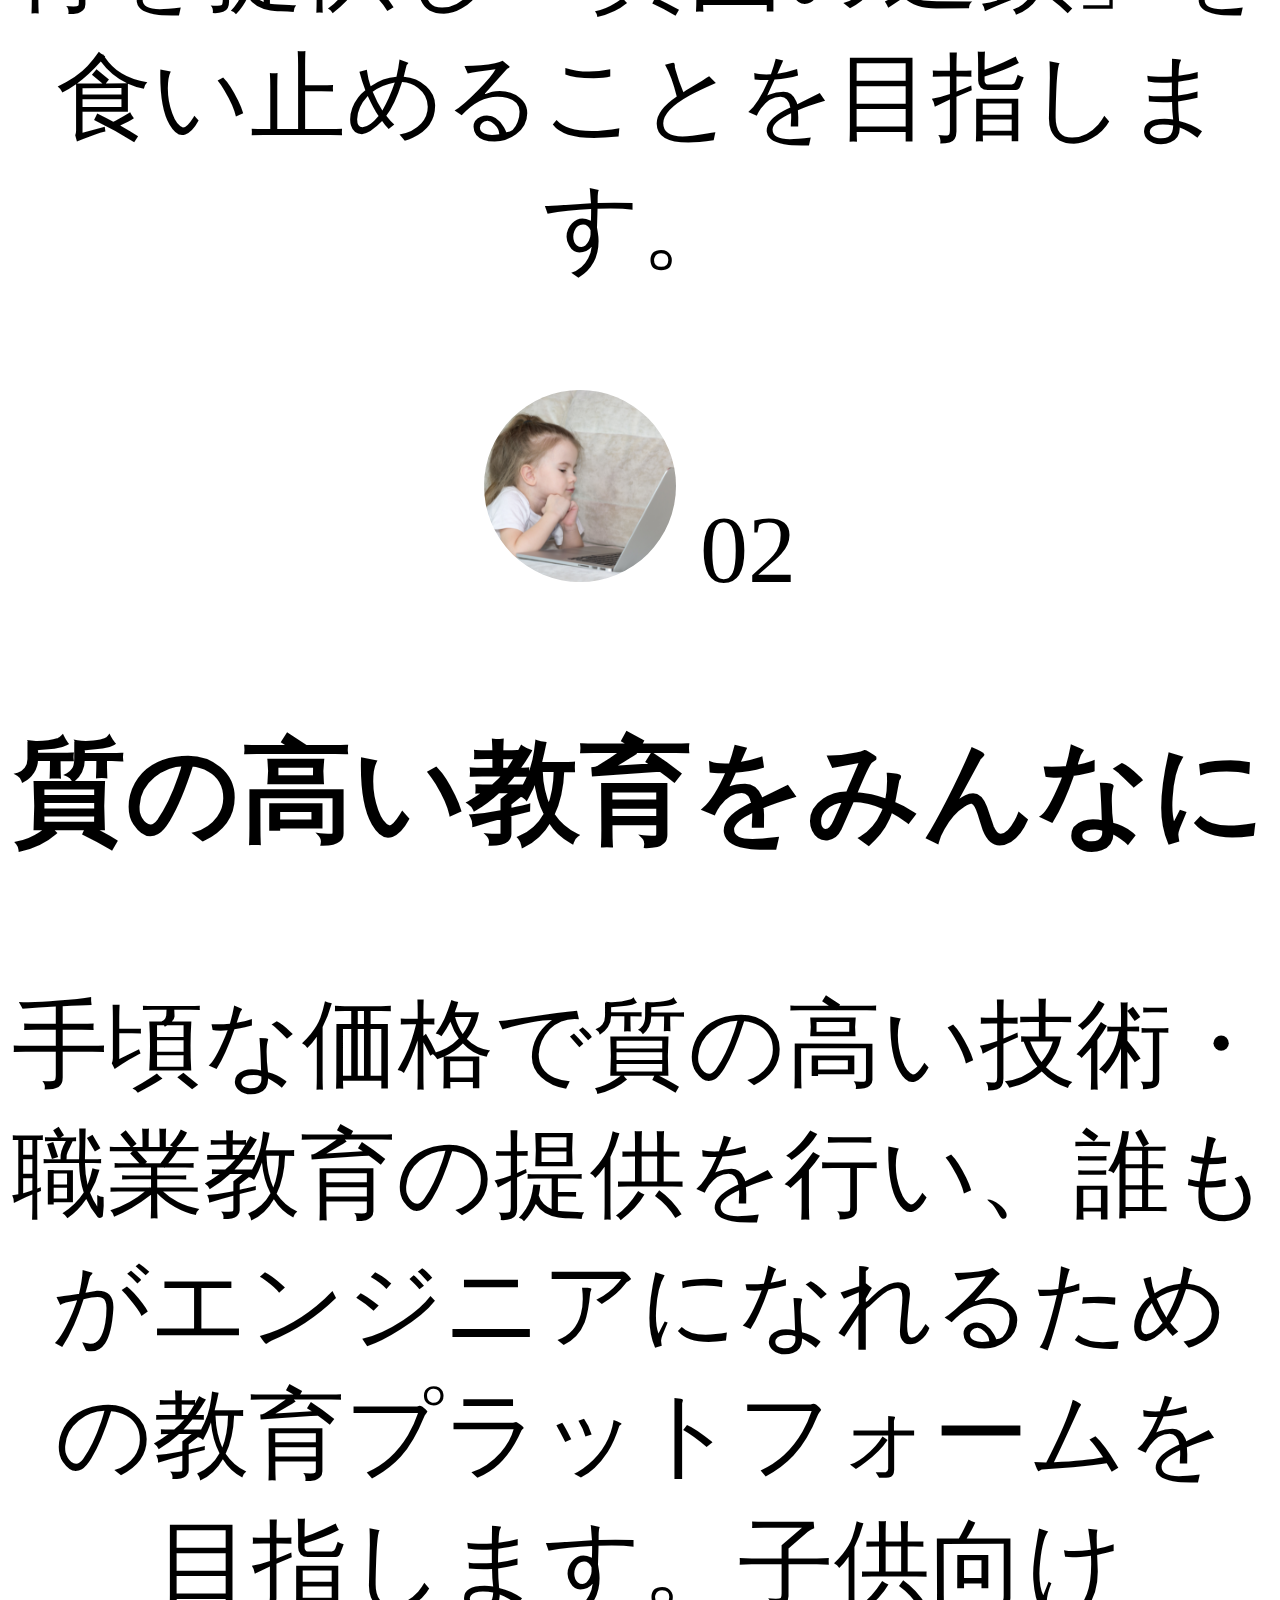
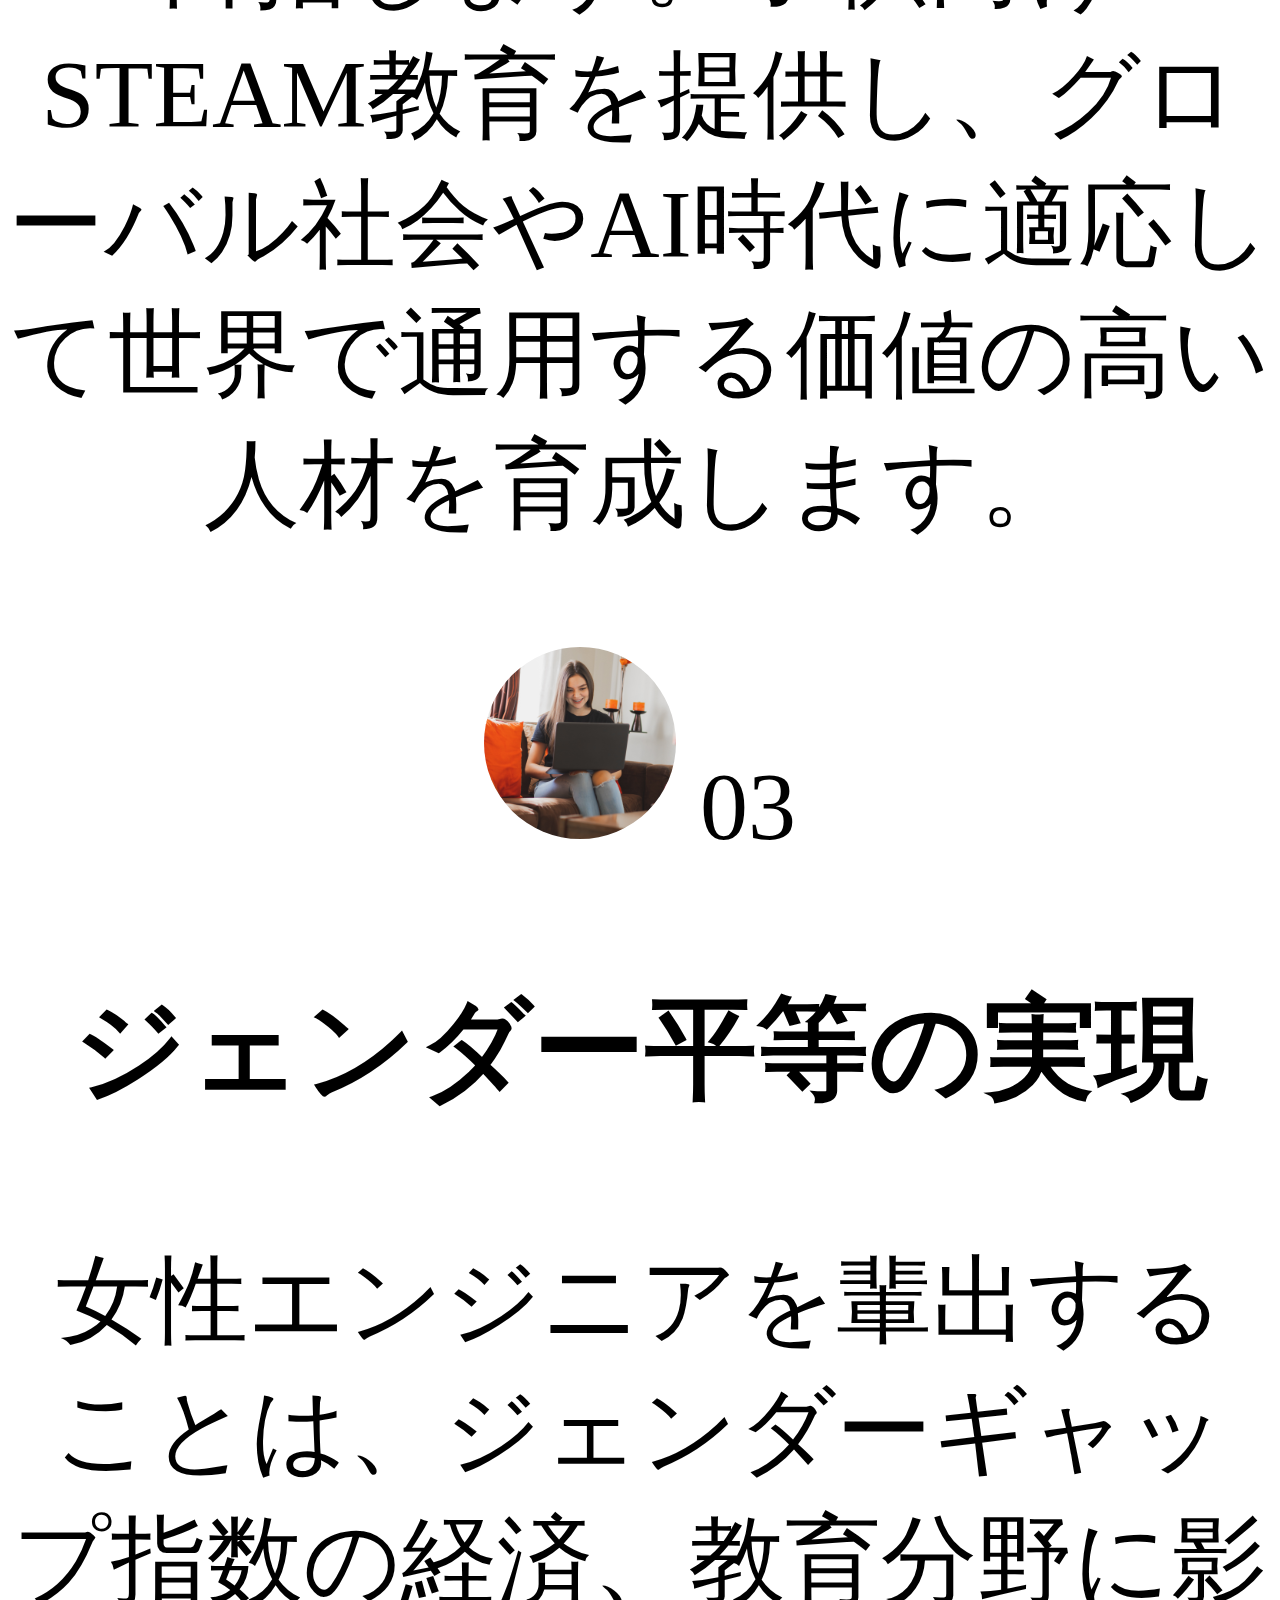
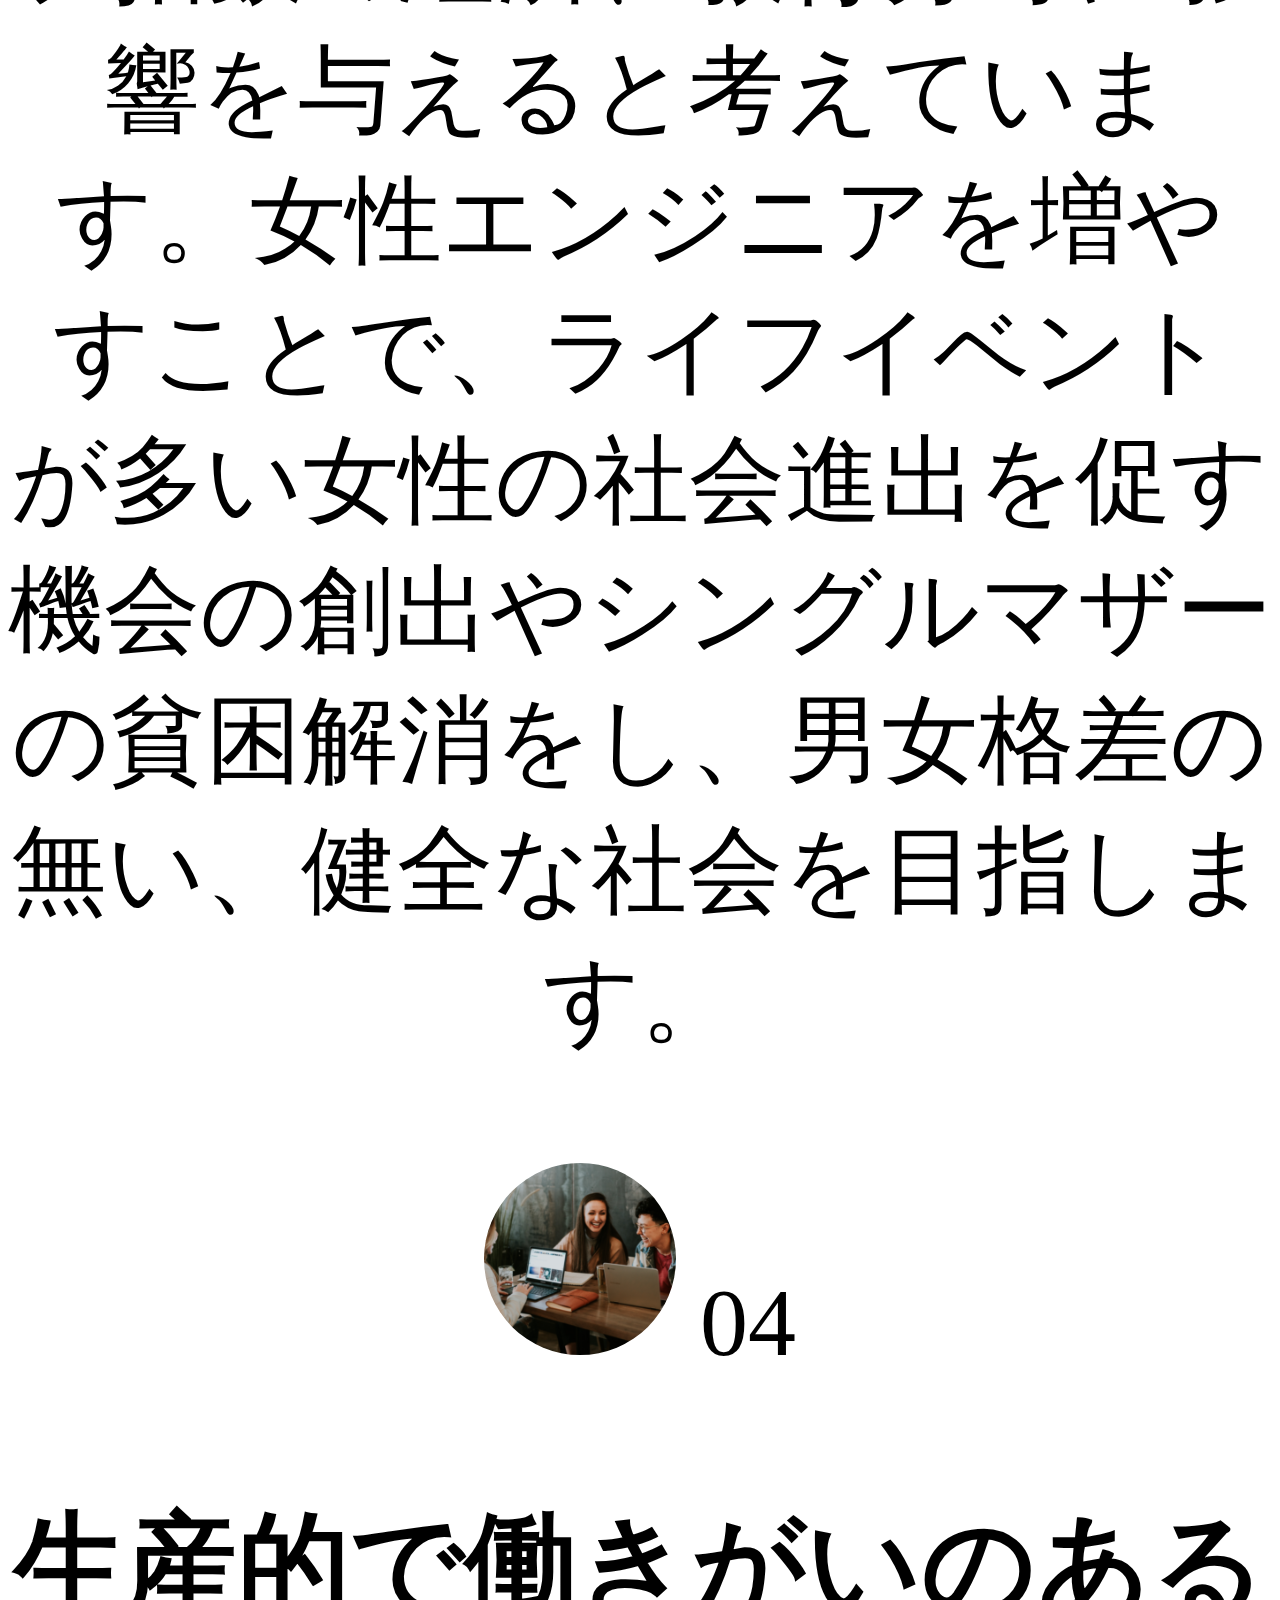
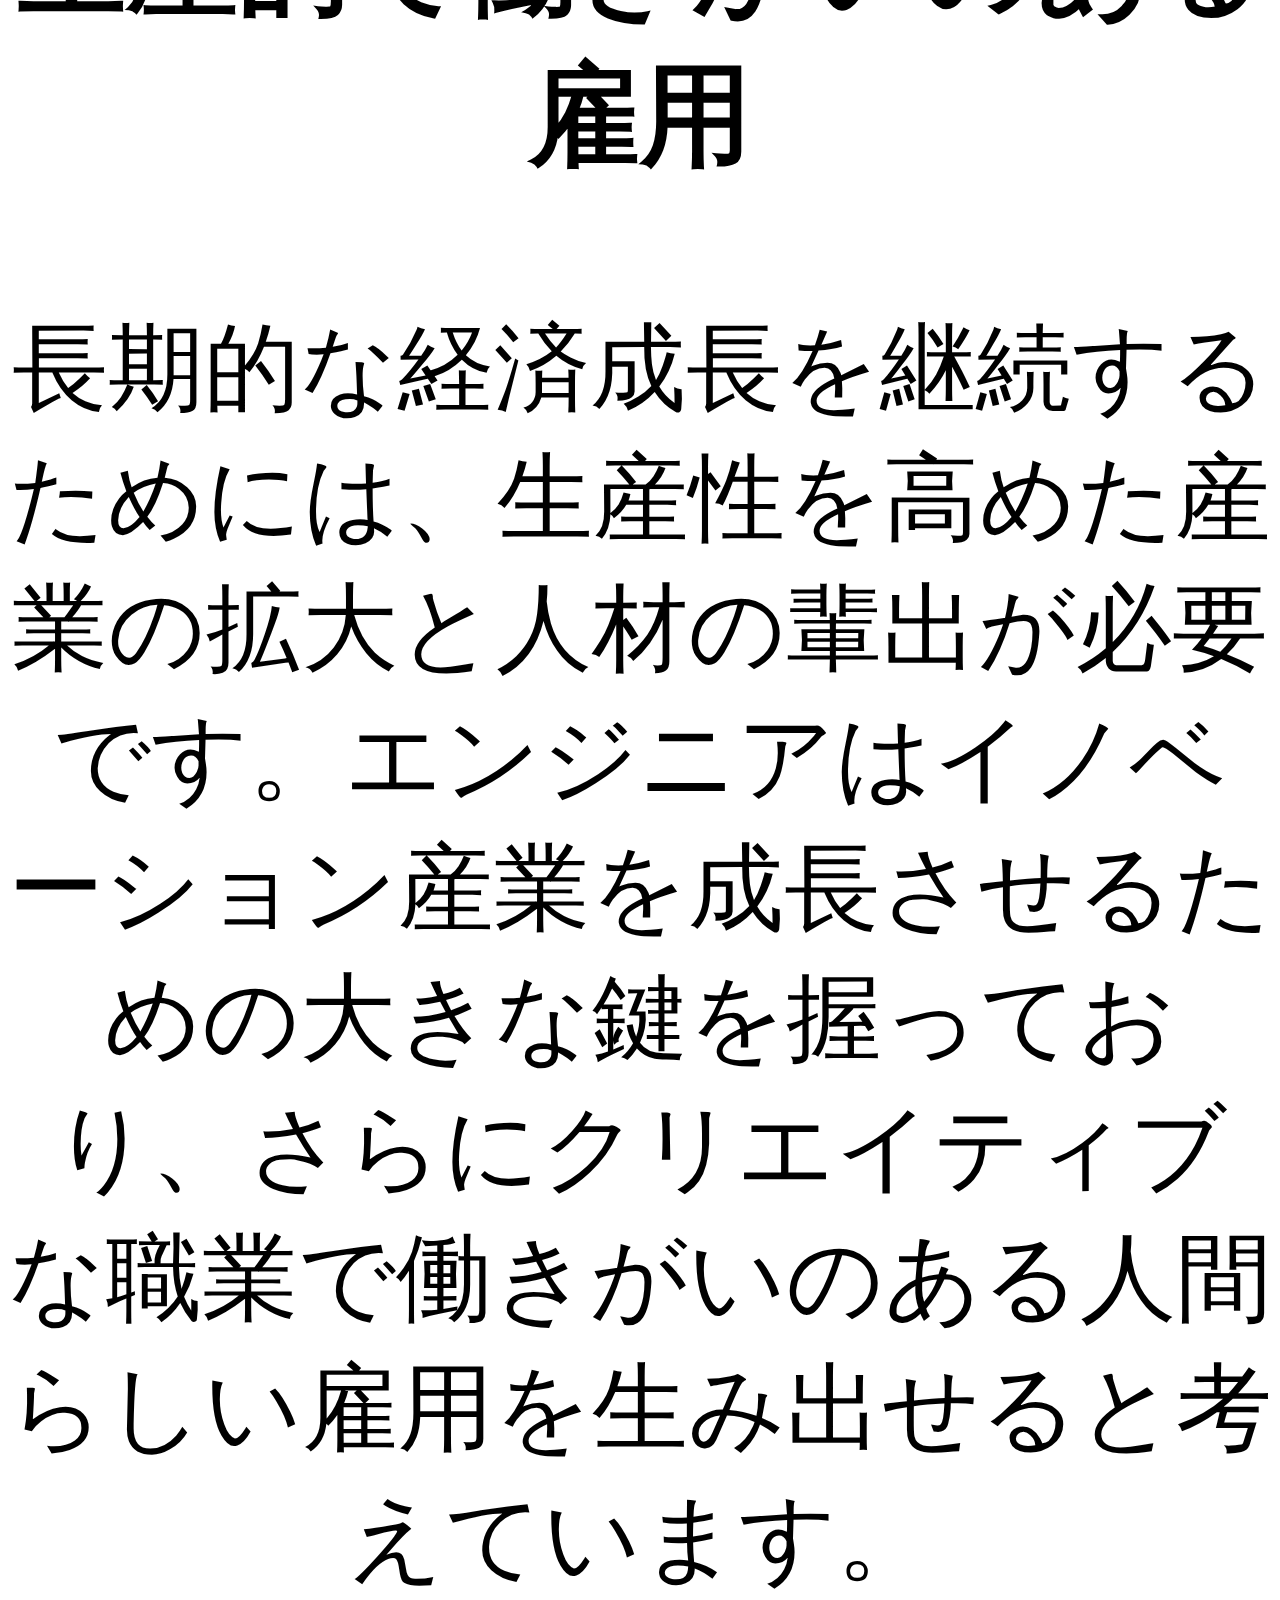
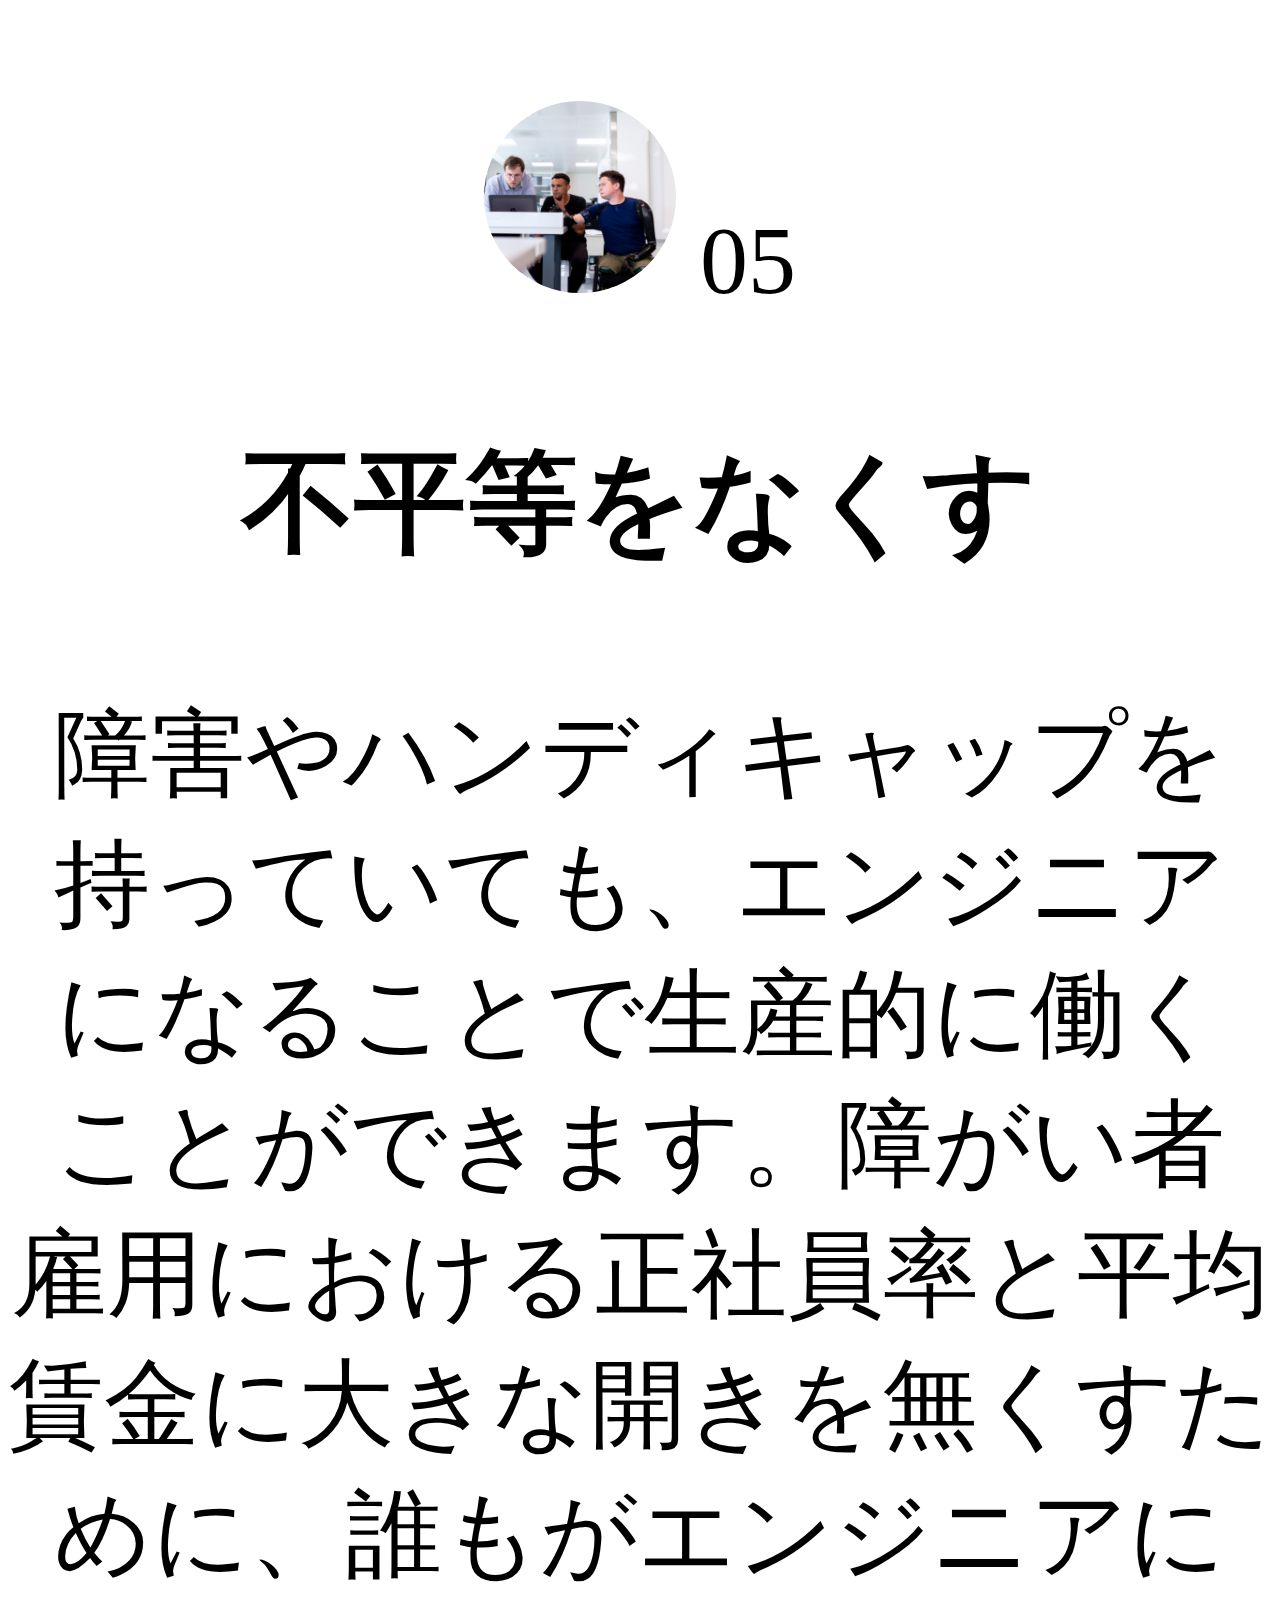
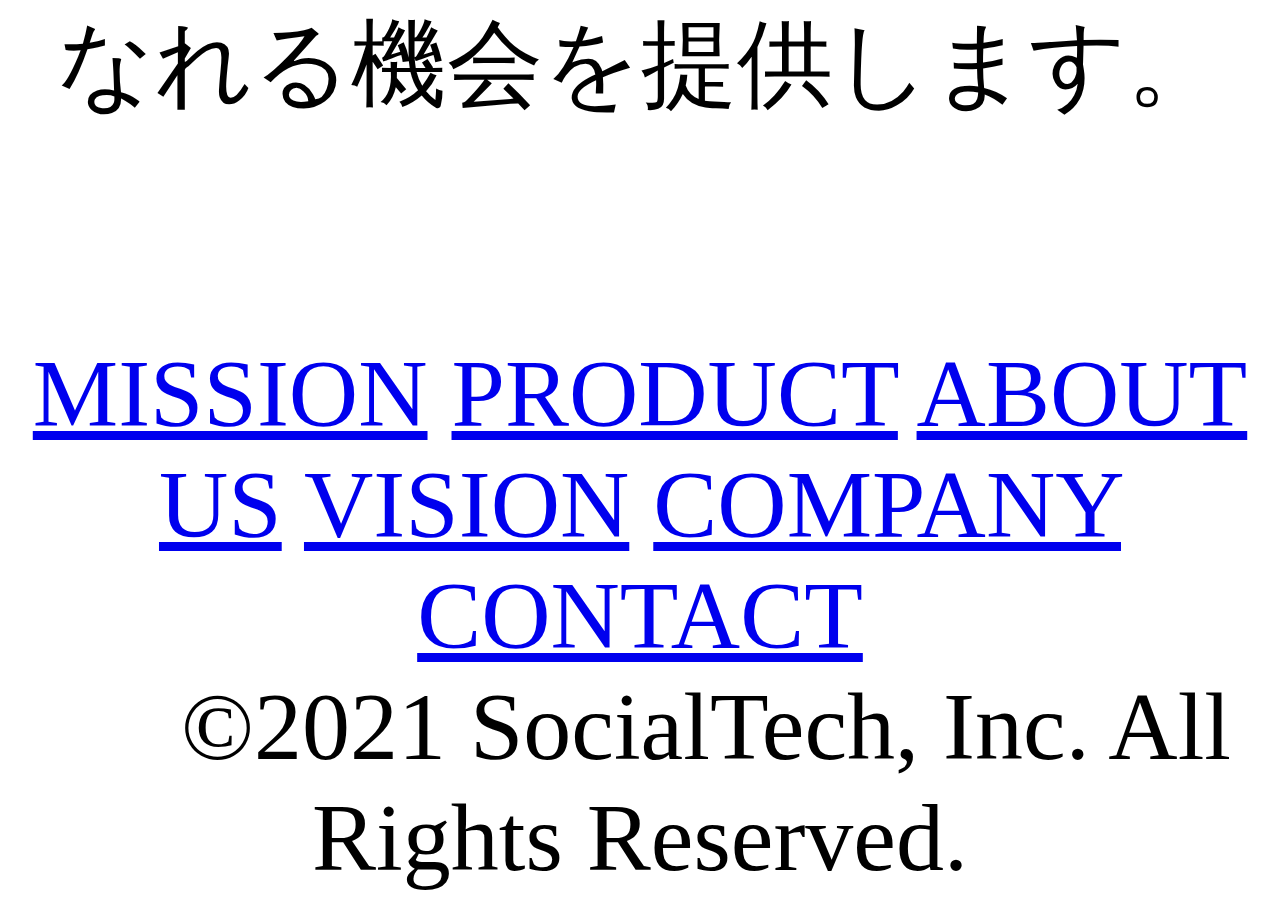
<file: kadai_tutorial_output/mission.html>
<!DOCTYPE html>
<html>
    <head>
        <title>SocialTech - MISSION ミッション -</title>
        <meta charset="utf-8">
        <meta name="description" content="SocialTechが目指す5つの目標(S2DGs)を紹介します">
        <meta name="viewport" content="width=device-width, initial-scale=1.0">
        <link rel="stylesheet" href="style.css">
    </head>

    <body>
        <!-- ヘッダー -->
        <header>
            <!-- ロゴ -->
            <a href="index.html" id="logo"><img src="images/logo.png" alt="トップページに戻る"></a>

            <!-- PC用ナビゲーション -->
            <nav id="nav-pc">
                <a href="mission.html">MISSION</a>
                <a href="product.html">PRODUCT</a>
                <a href="index.html#aboutus">ABOUT US</a>
                <a href="index.html#vision">VISION</a>
                <a href="index.html#company">COMPANY</a>
                <a href="index.html#contact">CONTACT</a>
            </nav>

            <!-- スマホ用メニューボタン -->
            <img id="menu-sp" src="images/button-menu.png" alt="ナビゲーションを開く" onclick="document.getElementById('nav-sp').style.display = 'block'">
            
            <!-- スマホ用ナビゲーション -->
            <nav id="nav-sp">
                <img id="close" src="images/button-close.png" alt="ナビゲーションを閉じる" onclick="document.getElementById('nav-sp').style.display = 'none'">
                <a id="logo-sp" href="index.html" onclick="document.getElementById('nav-sp').style.display = 'none'">
                    <img src="images/logo-sp.png" alt="トップページに戻る"></a>
                <a class="menu" href="mission.html" onclick="document.getElementById('nav-sp').style.display = 'none'">MISSION</a>
                <a class="menu" href="product.html" onclick="document.getElementById('nav-sp').style.display = 'none'">PRODUCT</a>
                <a class="menu" href="index.html#aboutus" onclick="document.getElementById('nav-sp').style.display = 'none'">ABOUT US</a>
                <a class="menu" href="index.html#vision" onclick="document.getElementById('nav-sp').style.display = 'none'">VISION</a>
                <a class="menu" href="index.html#company" onclick="document.getElementById('nav-sp').style.display = 'none'">COMPANY</a>
                <a class="menu" href="index.html#contact" onclick="document.getElementById('nav-sp').style.display = 'none'">CONTACT</a> 
                <div id="sns">
                    <a href="https://www.facebook.com/sejuku2013"><img src="images/button-facebook.png" alt="Facebookのリンク"></a>
                    <a href="https://twitter.com/samuraijuku"><img src="images/button-twitter.png" alt="Twitterのリンク"></a>
                    <a href="https://www.youtube.com/channel/UCCFOQO5aDK0xXam4cUQXT8g"><img src="images/button-youtube.png" alt="YouTubeのリンク"></a>
                </div>
            </nav>
        </header>

        <main>
            <article>
                <section id="mission-main">
                    <div id="mission-title">
                        <h1>MISSION</h1>
                        <span>ミッション</span>
                        <div>TOP > MISSION</div>
                    </div>
                </section>
                <section id="mission-s2dgs">
                    <h2 class="mission-h2">S2DGsの実現</h2>
                    <p>国連の掲げる大中小169個の目標「SDGs」のうち、以下の5つの大目標の実現をミッションとします。</p>
                    <img src="images/mission/mission-s2dgs.png" alt="S2DGs">
                </section>
                <section id="mission-5goals">
                    <div>
                        <img id="s2dgs-image" src="images/mission/mission-5goals.png" alt="5Goals">
                    </div>
                    <div>
                        <div>
                            <img class="fivegoals-image-left" src="images/mission/mission-5goals01.png" alt="PCを操作する女の子">
                            <span class="fivegoals-number">01</span>
                            <h3 class="fivegoals-h3">貧困をなくそう</h3>
                            <p class="fivegoals-p">
                                平均年収の高いエンジニアになることを支援し、相対的貧困を抜け出す社会人を増やしていきます。さらに、技能取得や職業訓練の機会を得られない貧困家庭の子供にもIT教育を提供し「貧困の連鎖」を食い止めることを目指します。
                            </p>
                        </div>

                        <div>
                            <img class="fivegoals-image-right" src="images/mission/mission-5goals02.png" alt="PCを見つめる小さい女の子">
                            <span class="fivegoals-number">02</span>
                            <h3 class="fivegoals-h3">質の高い教育をみんなに</h3>
                            <p class="fivegoals-p">
                            手頃な価格で質の高い技術・職業教育の提供を行い、誰もがエンジニアになれるための教育プラットフォームを目指します。子供向けSTEAM教育を提供し、グローバル社会やAI時代に適応して世界で通用する価値の高い人材を育成します。
                            </p>
                        </div>

                        <div>
                            <img class="fivegoals-image-left" src="images/mission/mission-5goals03.png" alt="PCを操作する女性">
                            <span class="fivegoals-number">03</span>
                            <h3 class="fivegoals-h3">ジェンダー平等の実現</h3>
                            <p class="fivegoals-p">
                                女性エンジニアを輩出することは、ジェンダーギャップ指数の経済、教育分野に影響を与えると考えています。女性エンジニアを増やすことで、ライフイベントが多い女性の社会進出を促す機会の創出やシングルマザーの貧困解消をし、男女格差の無い、健全な社会を目指します。
                            </p>
                        </div>

                        <div>
                            <img class="fivegoals-image-right" src="images/mission/mission-5goals04.png" alt="笑顔で話し合う3人の男女">
                            <span class="fivegoals-number">04</span>
                            <h3 class="fivegoals-h3">生産的で働きがいのある雇用</h3>
                            <p class="fivegoals-p">
                                長期的な経済成長を継続するためには、生産性を高めた産業の拡大と人材の輩出が必要です。エンジニアはイノベーション産業を成長させるための大きな鍵を握っており、さらにクリエイティブな職業で働きがいのある人間らしい雇用を生み出せると考えています。
                            </p>
                        </div>

                        <div>
                            <img class="fivegoals-image-left" src="images/mission/mission-5goals05.png" alt="障害を持つ男性が生き生きと働く様子">
                            <span class="fivegoals-number">05</span>
                            <h3 class="fivegoals-h3">不平等をなくす</h3>
                            <p class="fivegoals-p">
                                障害やハンディキャップを持っていても、エンジニアになることで生産的に働くことができます。障がい者雇用における正社員率と平均賃金に大きな開きを無くすために、誰もがエンジニアになれる機会を提供します。
                            </p>
                        </div>
                    </div>
                </section>
            </article>
            <footer>
                <div id="footer-logo">
                    <img src="images/logo-sp.png" alt="SocialTech">
                </div>
                <div id="footer-link">
                    <a href="mission.html">MISSION</a>
                    <a href="product.html">PRODUCT</a>
                    <a href="index.html#aboutus">ABOUT US</a>
                    <a href="index.html#vision">VISION</a>
                    <a href="index.html#company">COMPANY</a>
                    <a href="index.html#contact">CONTACT</a>
                </div>
                <div id="sns-footer">
                    <a href="https://www.facebook.com/sejuku2013"><img src="images/button-facebook.png" alt="Facebookのリンク"></a>
                    <a href="https://twitter.com/samuraijuku"><img src="images/button-twitter.png" alt="Twitterのリンク"></a>
                    <a href="https://www.youtube.com/channel/UCCFOQO5aDK0xXam4cUQXT8g"><img src="images/button-youtube.png" alt="YouTubeのリンク"></a>
                    <span id="copyright">&copy;2021 SocialTech, Inc. All Rights Reserved.</span>
                </div>
            </footer>
        </main>
    </body>
</html>
</file>
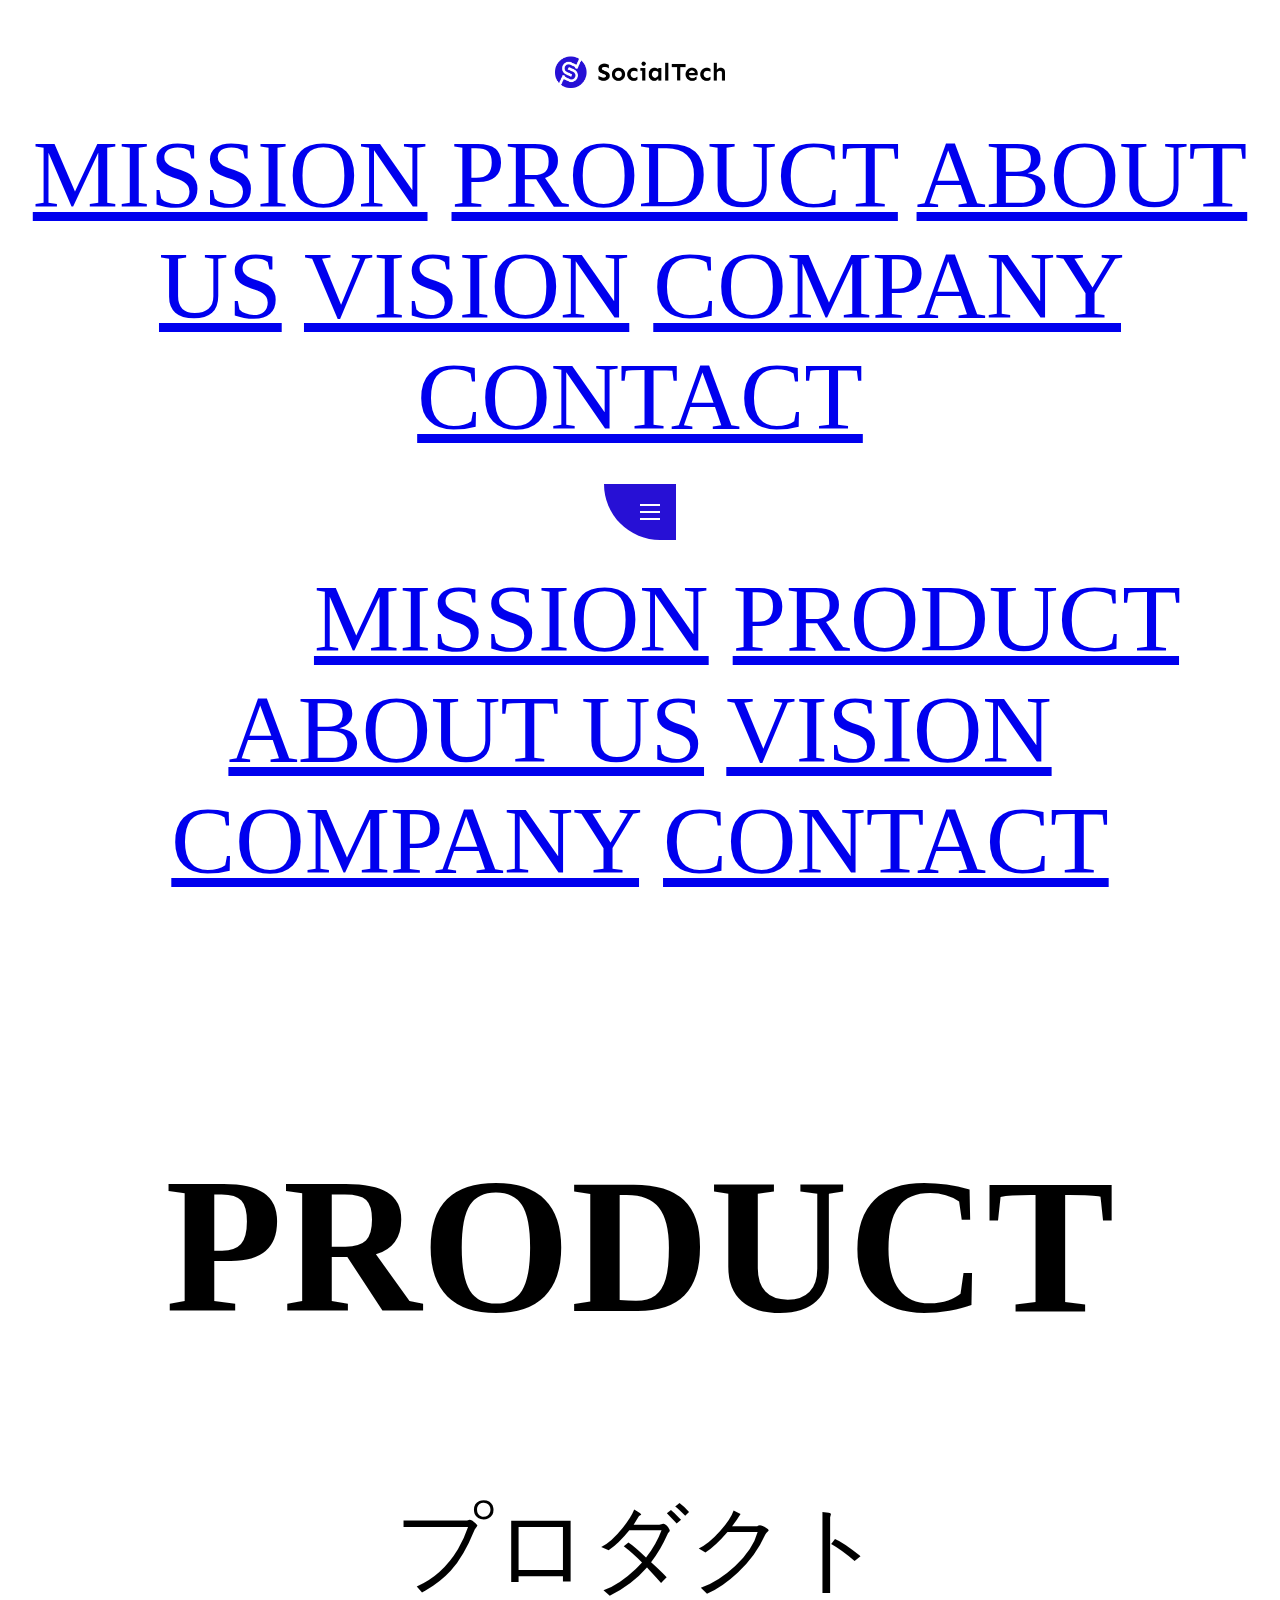
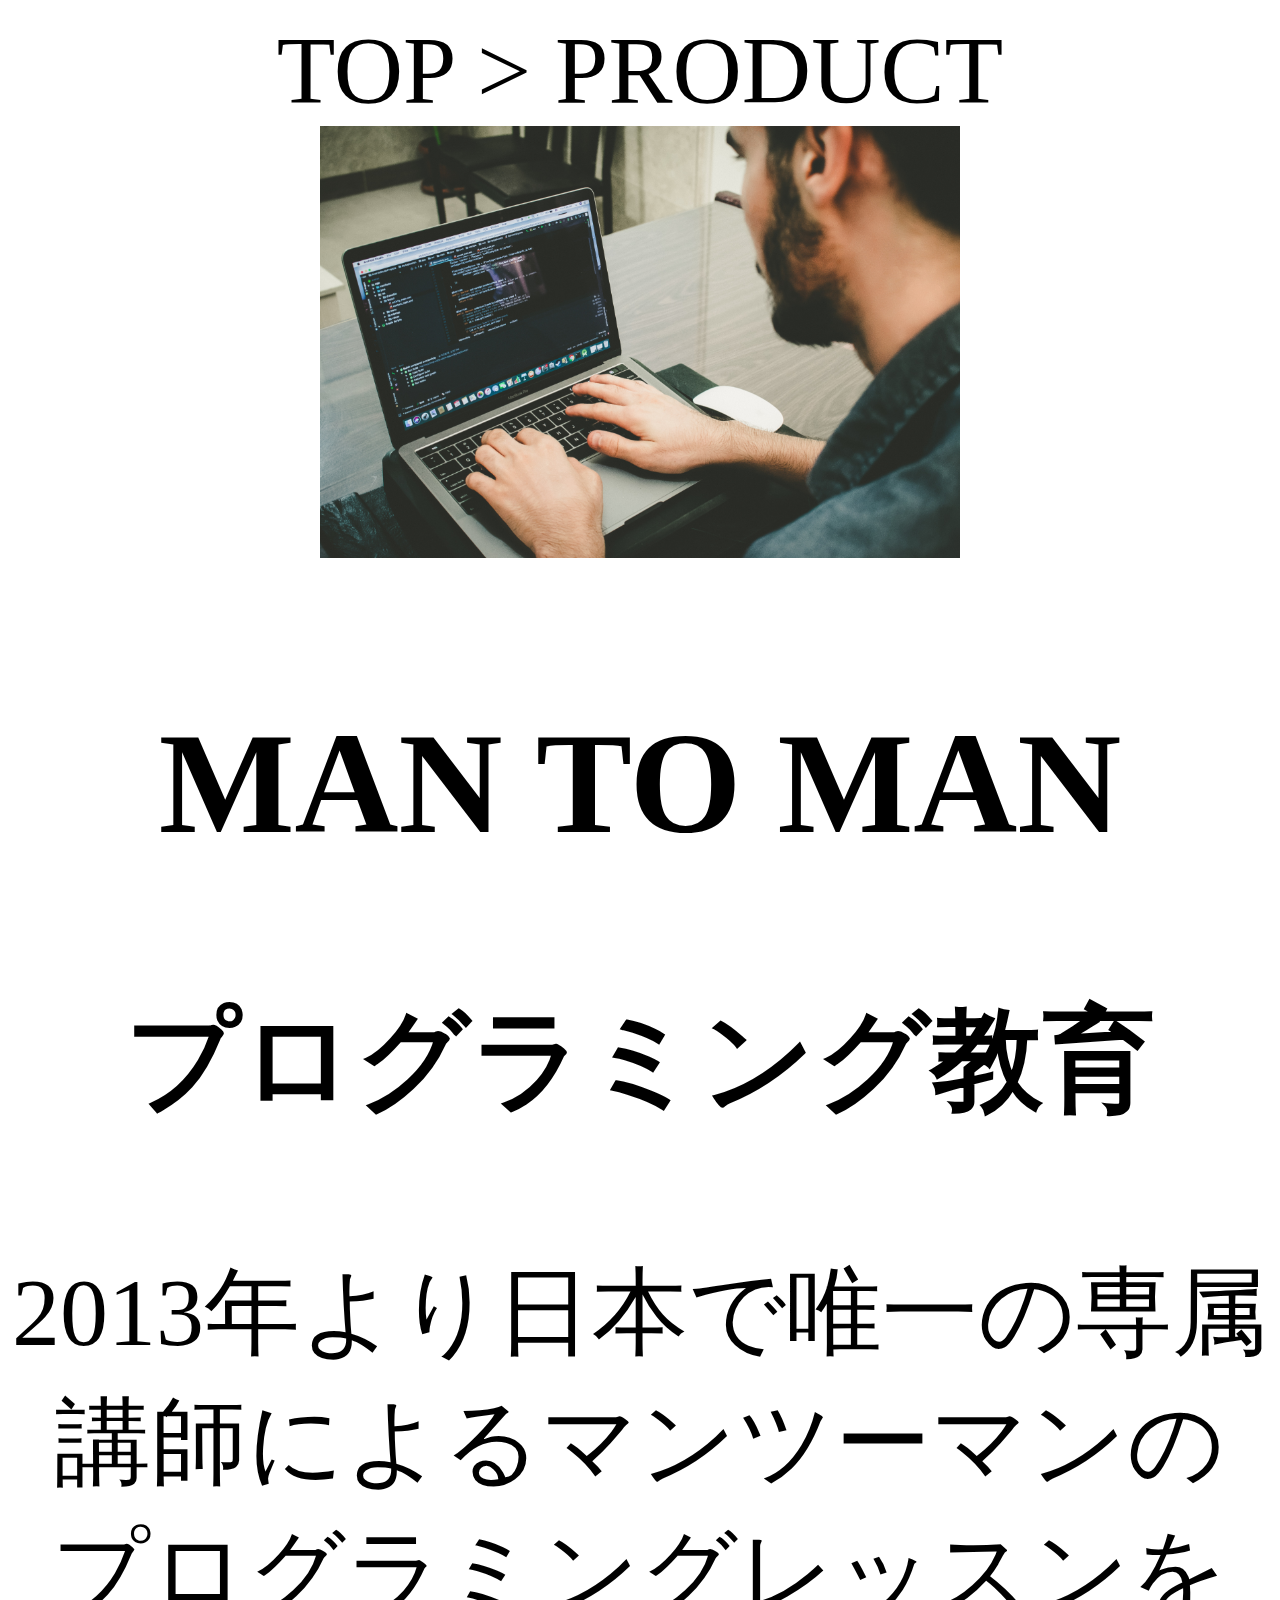
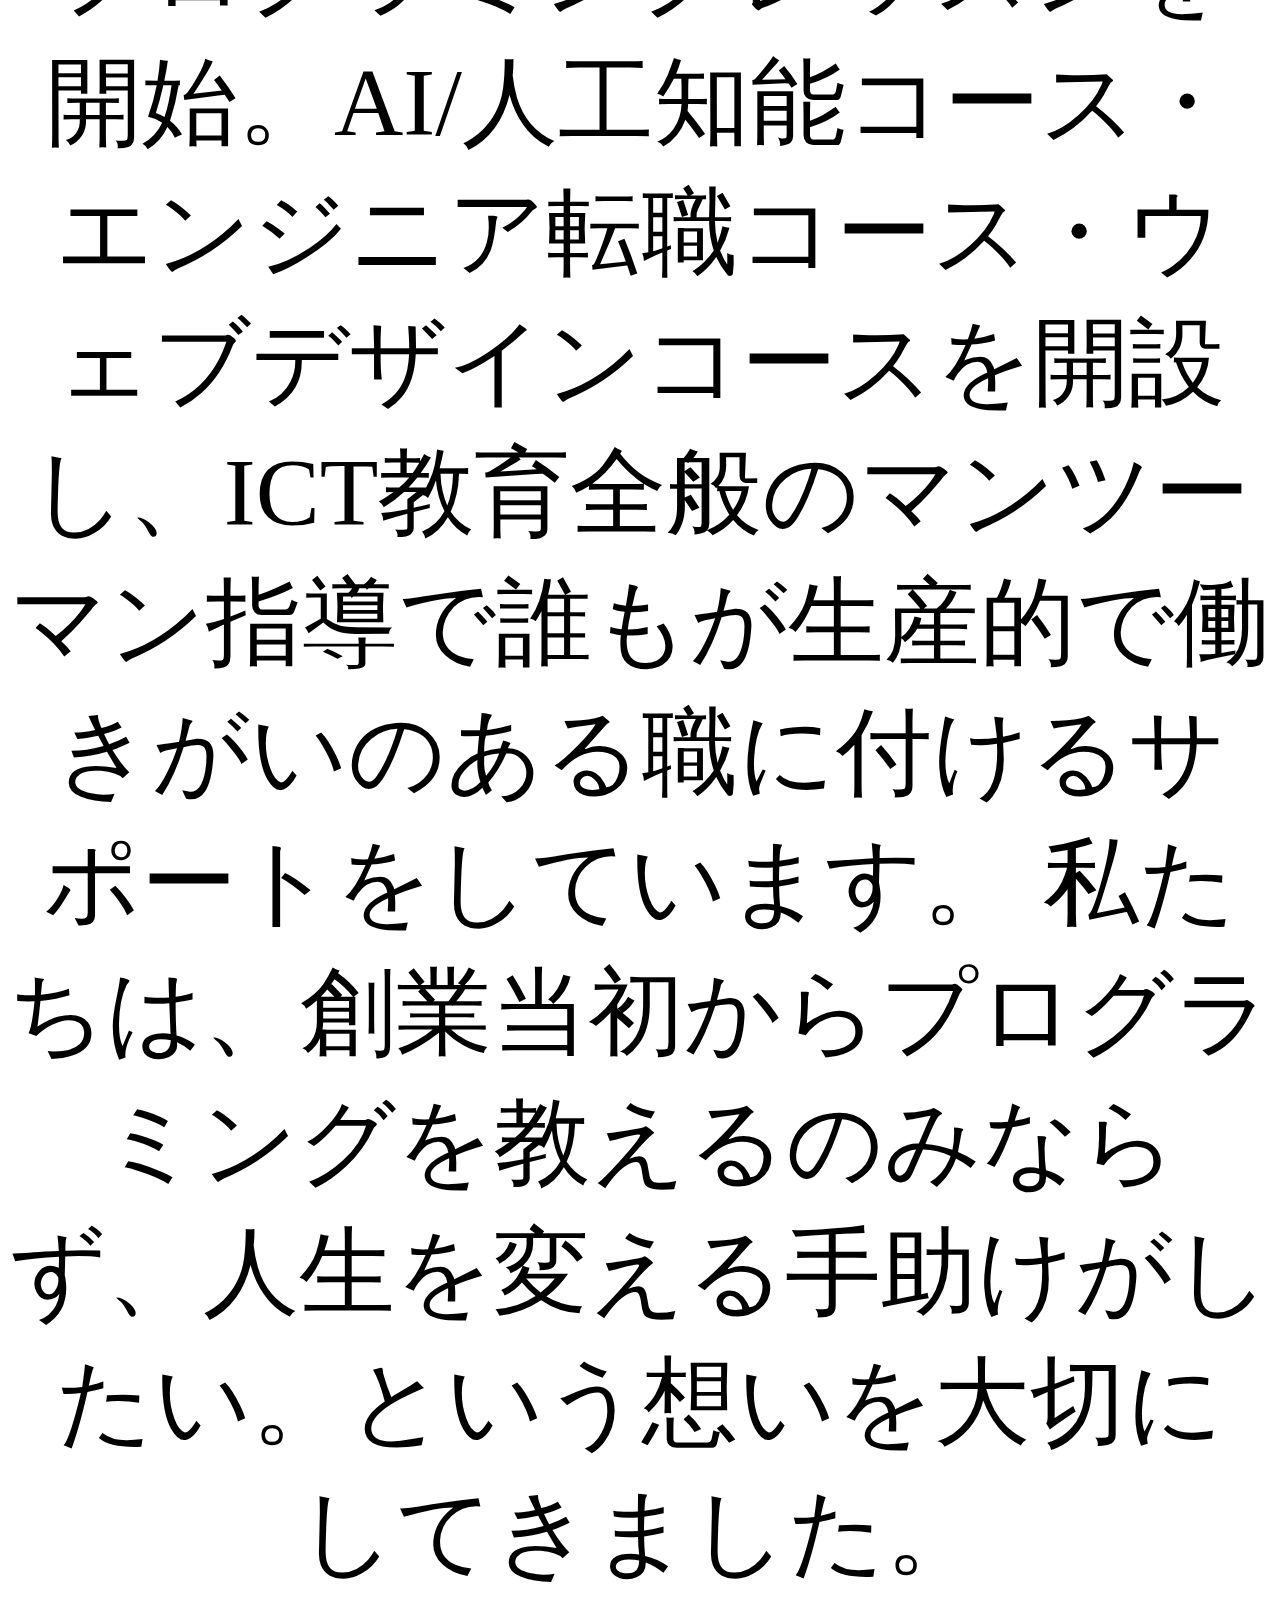
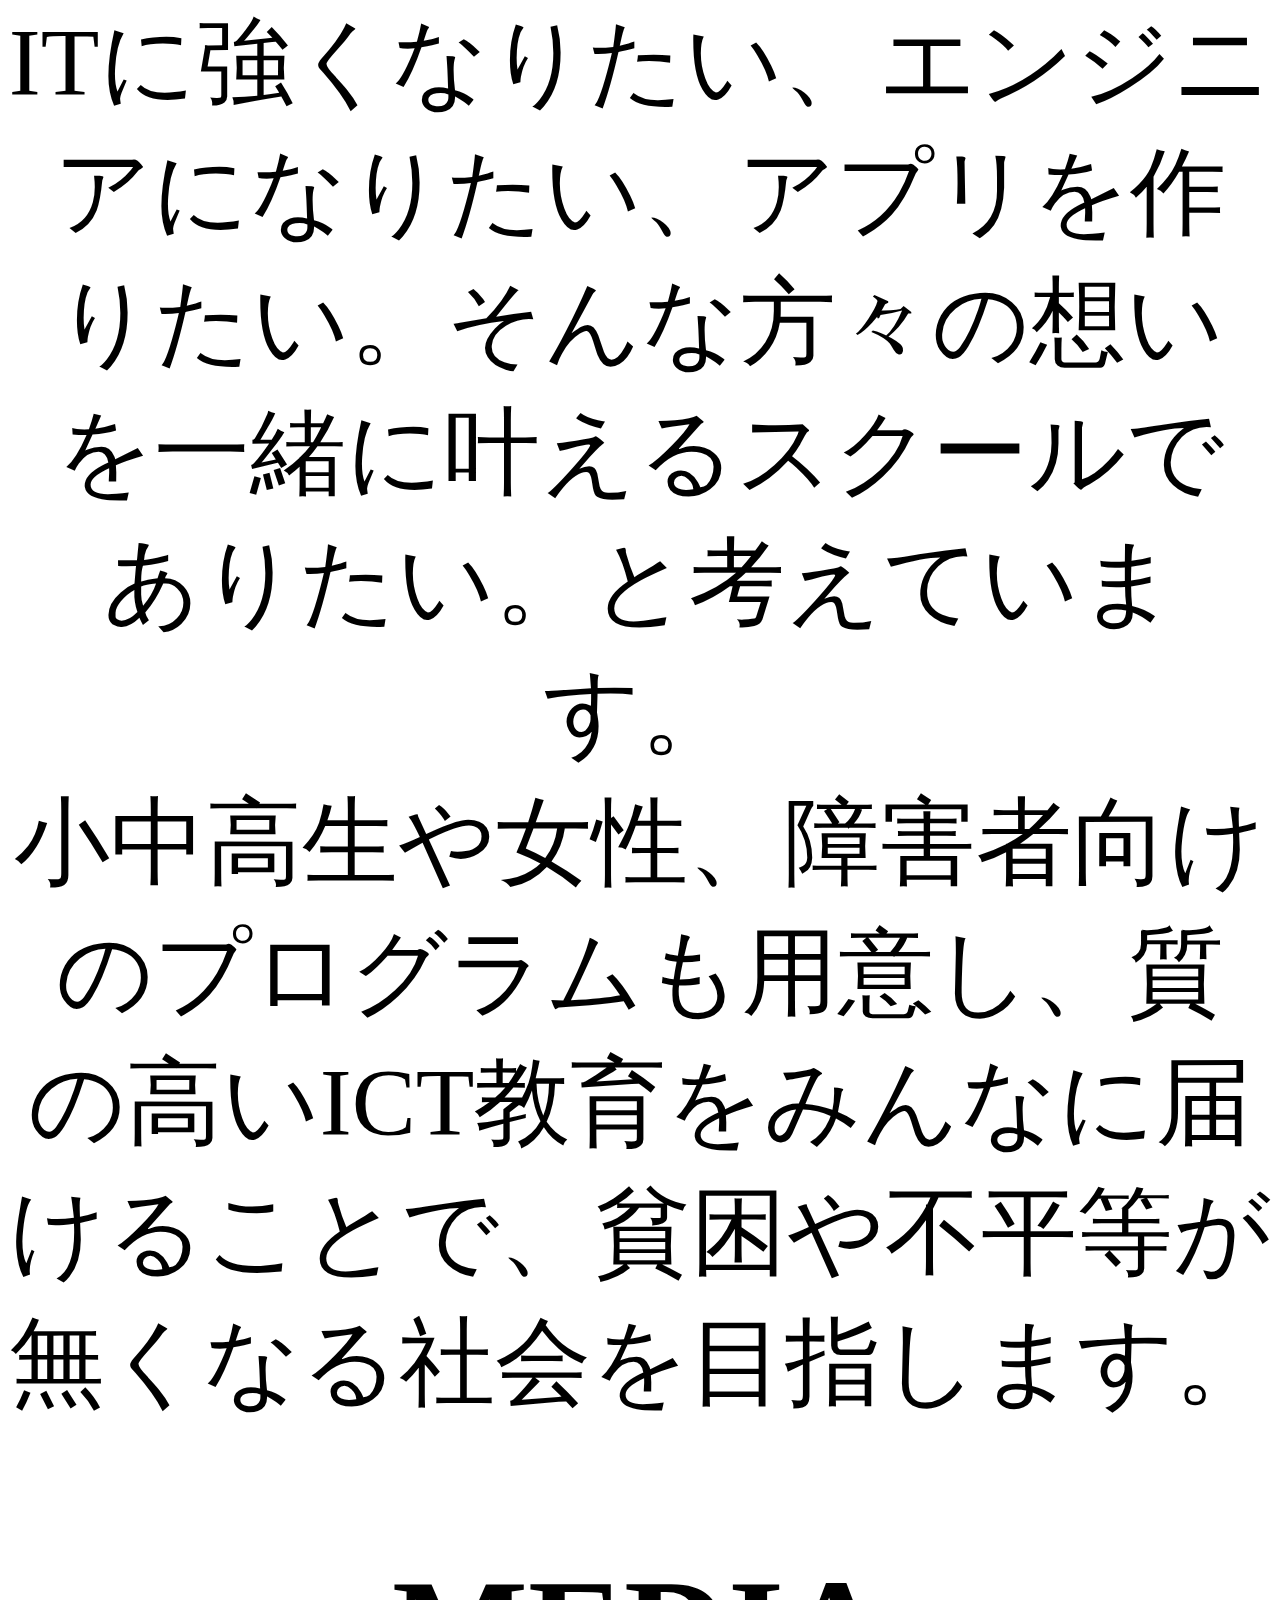
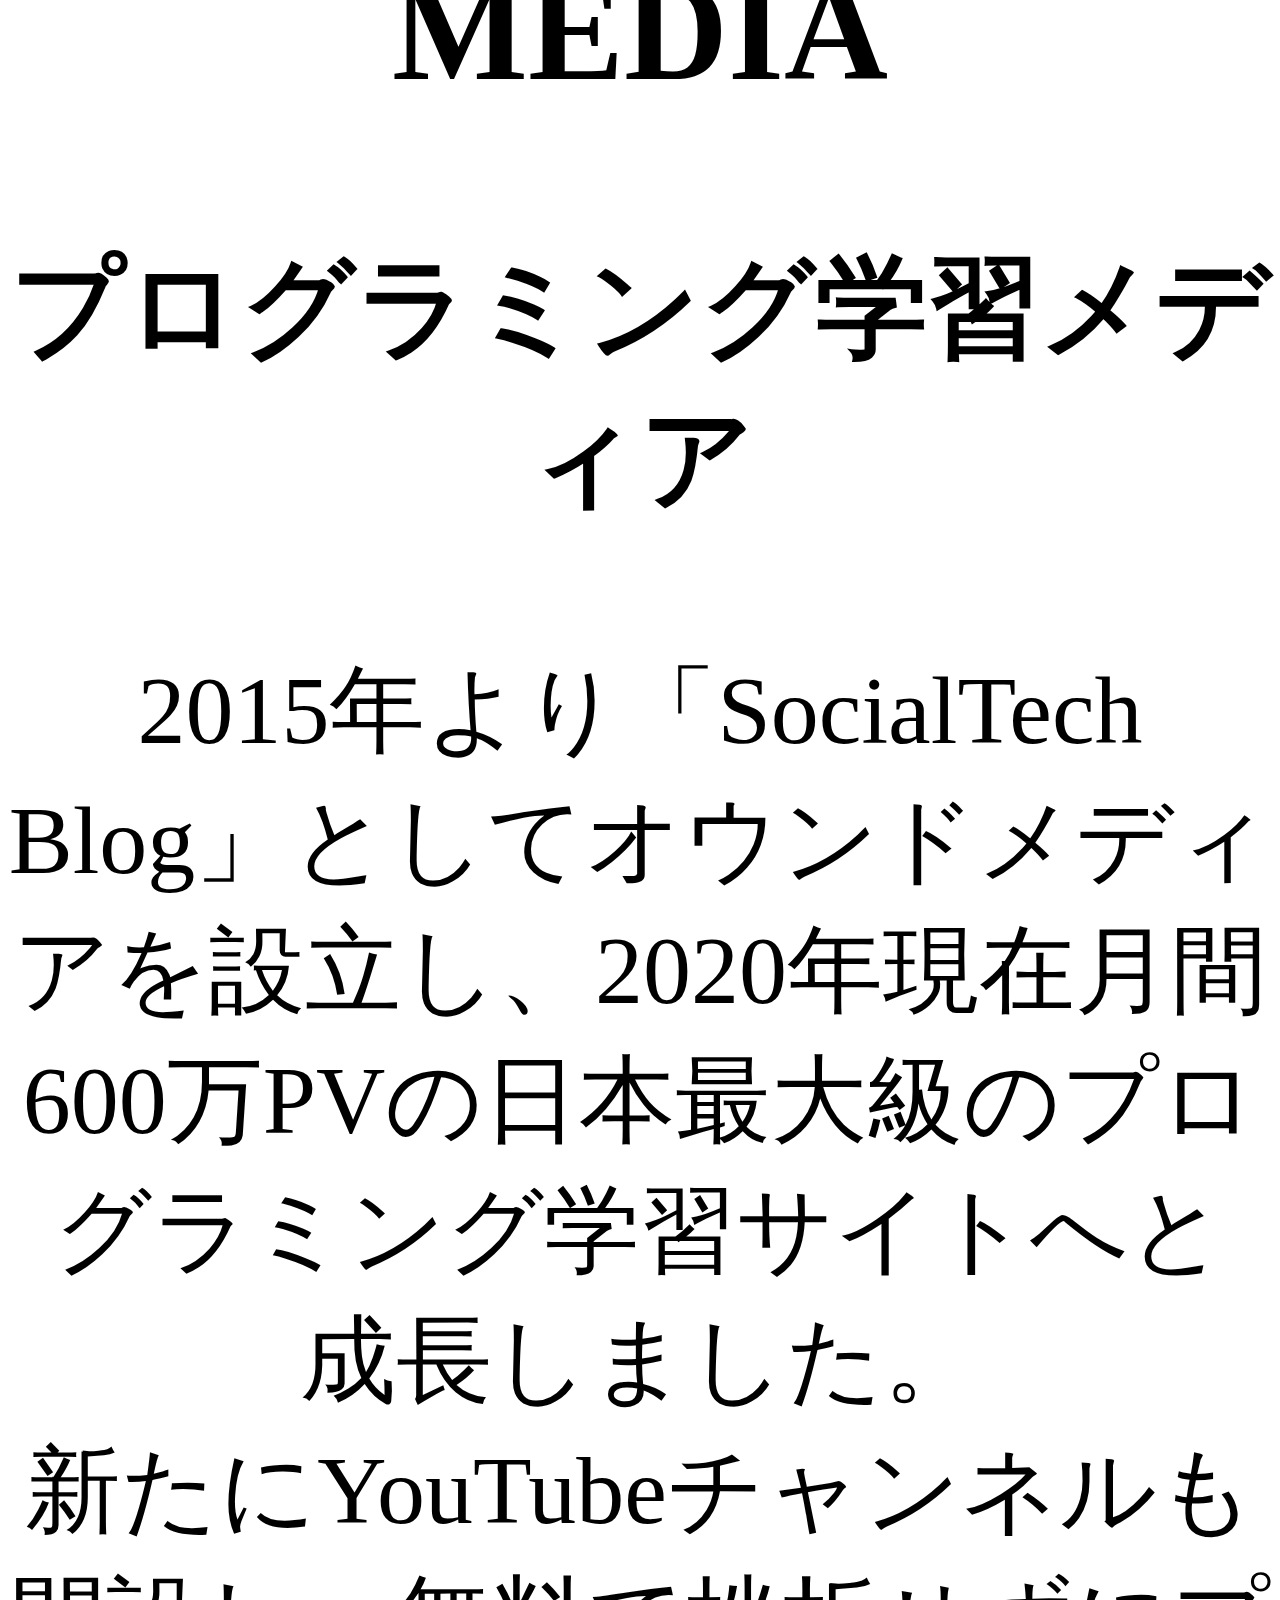
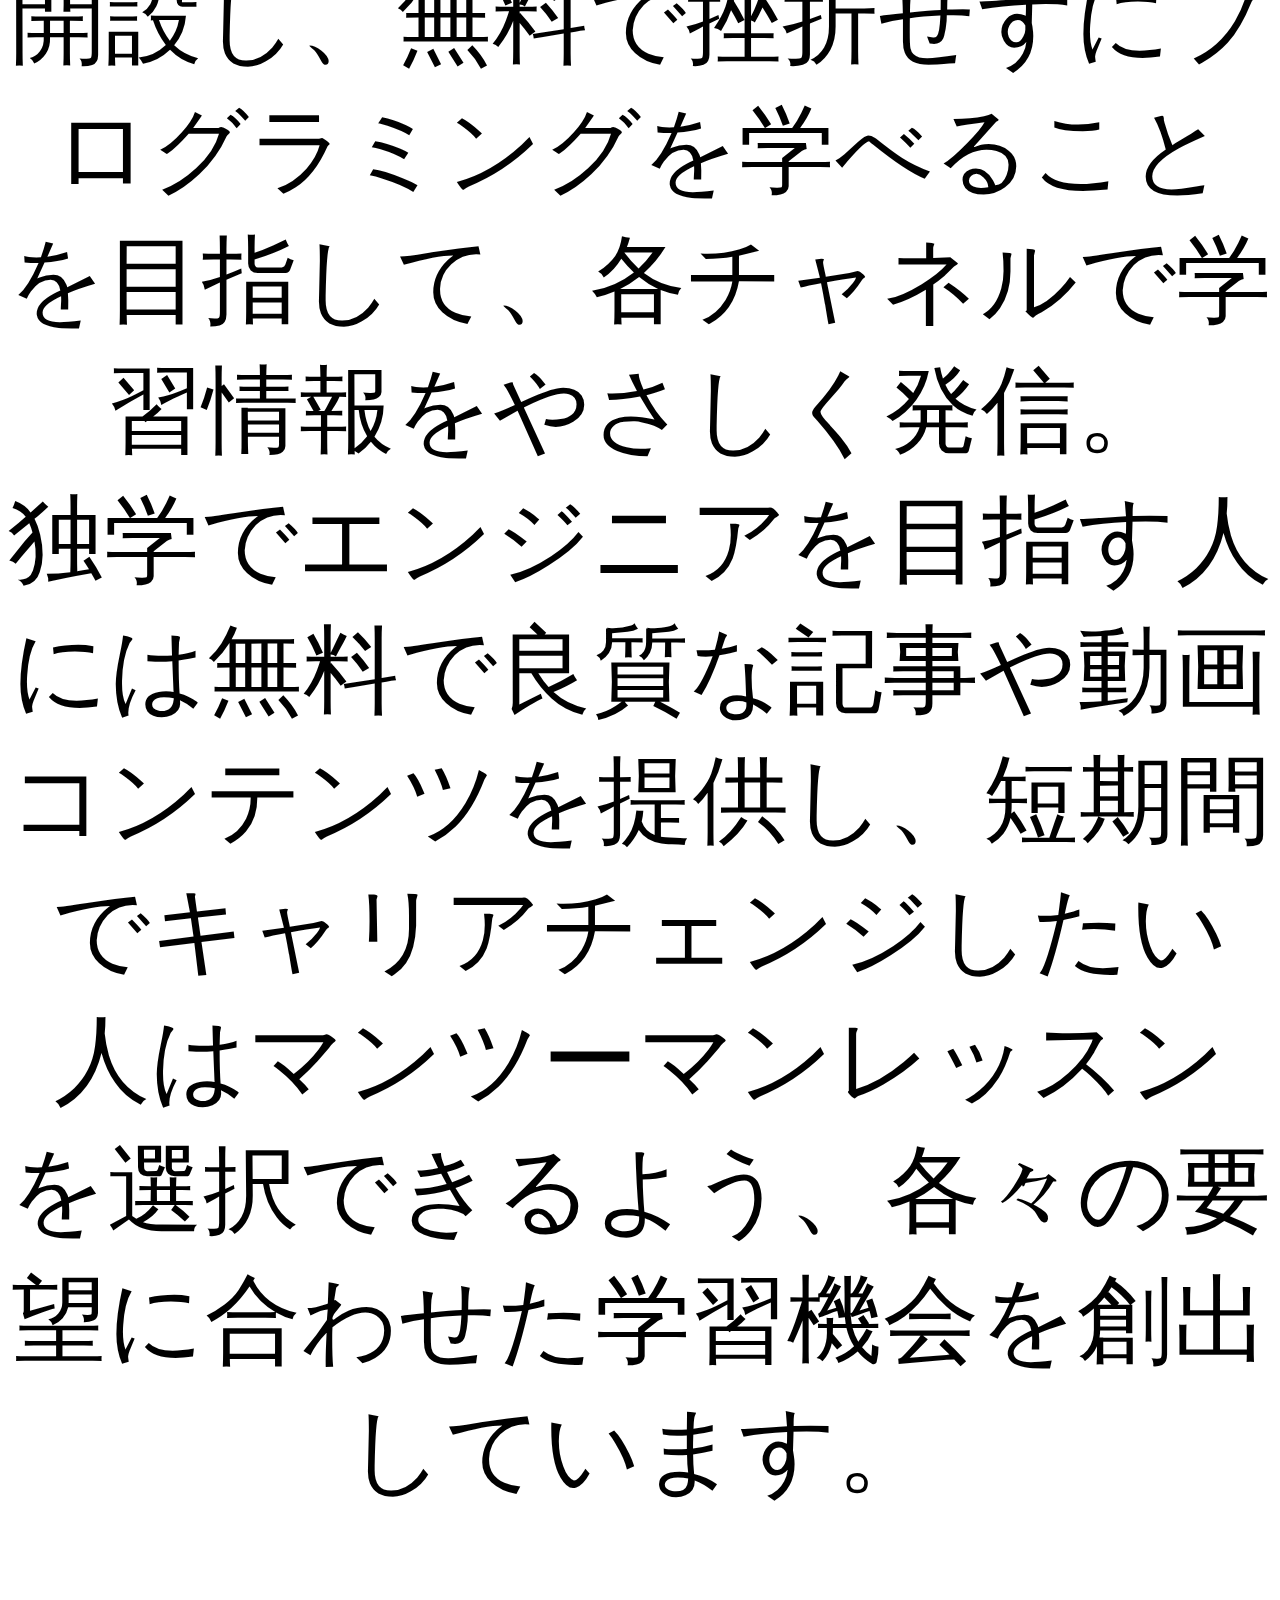
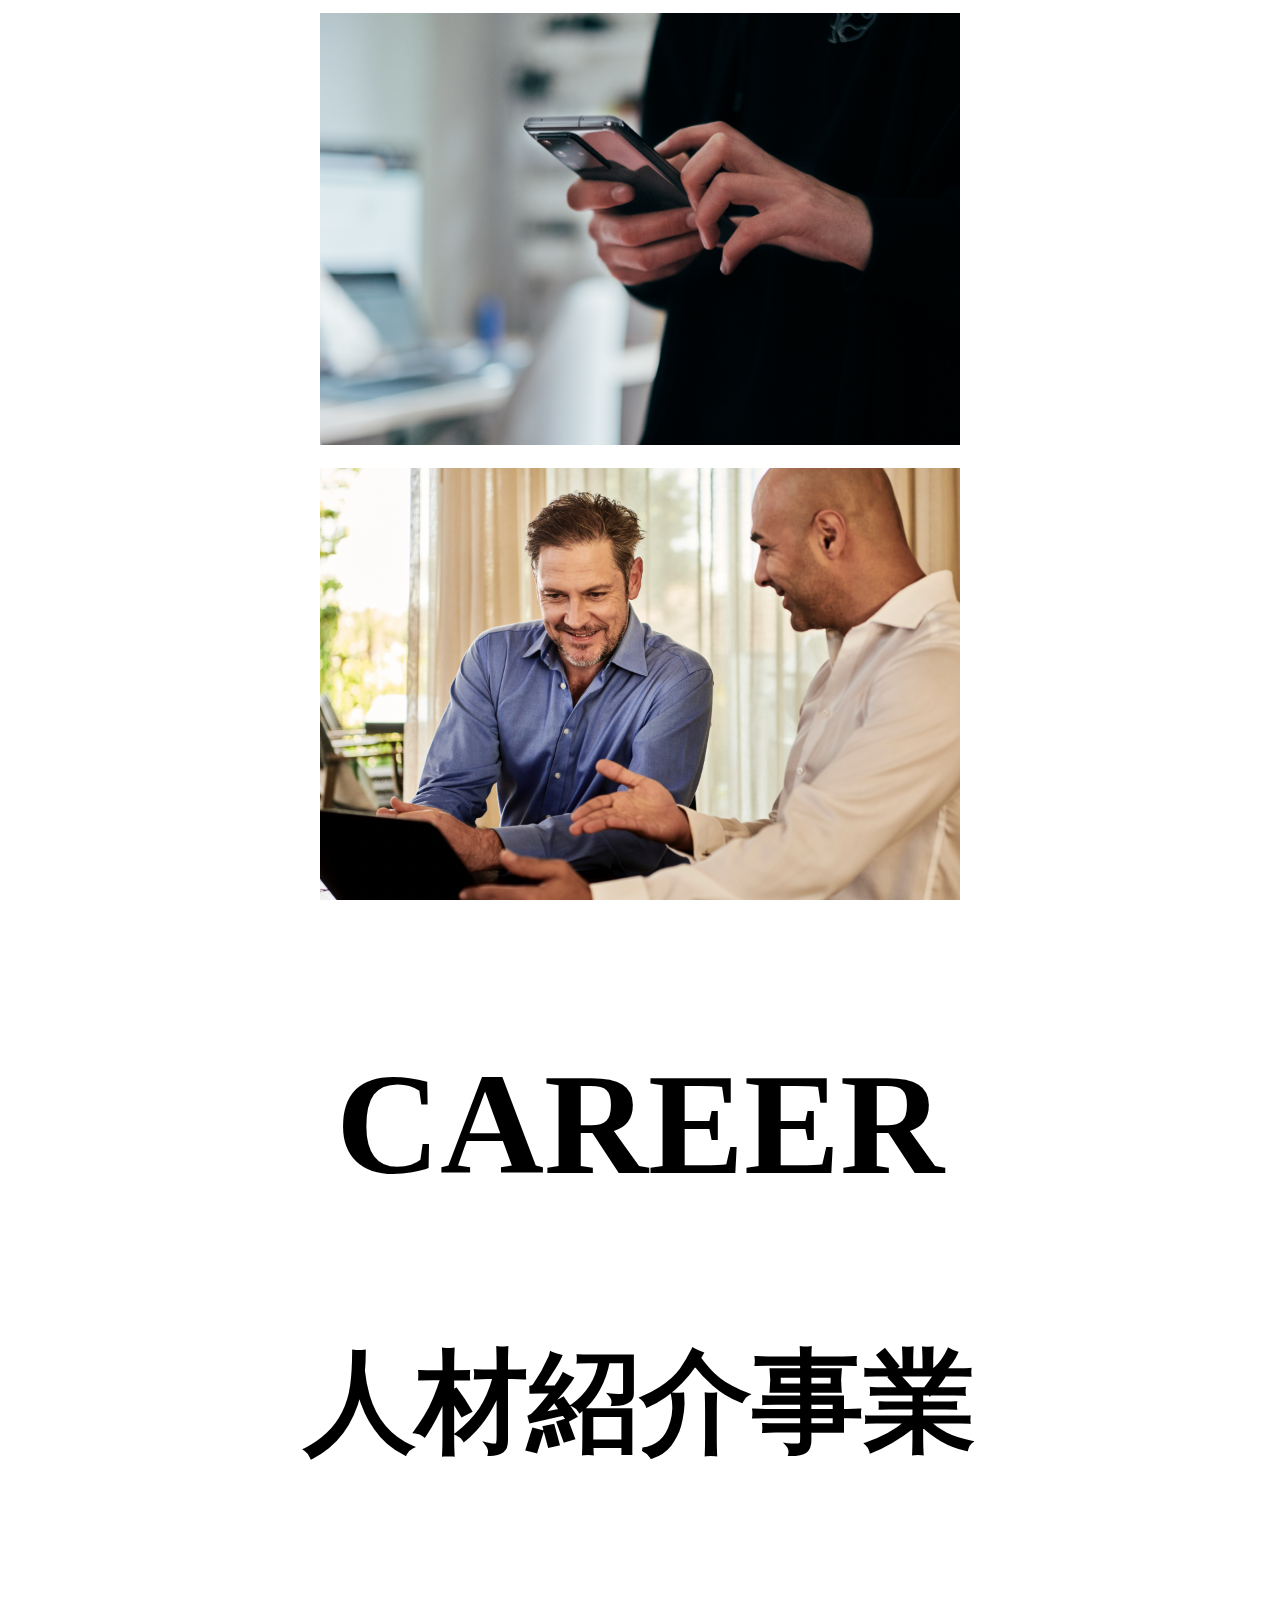
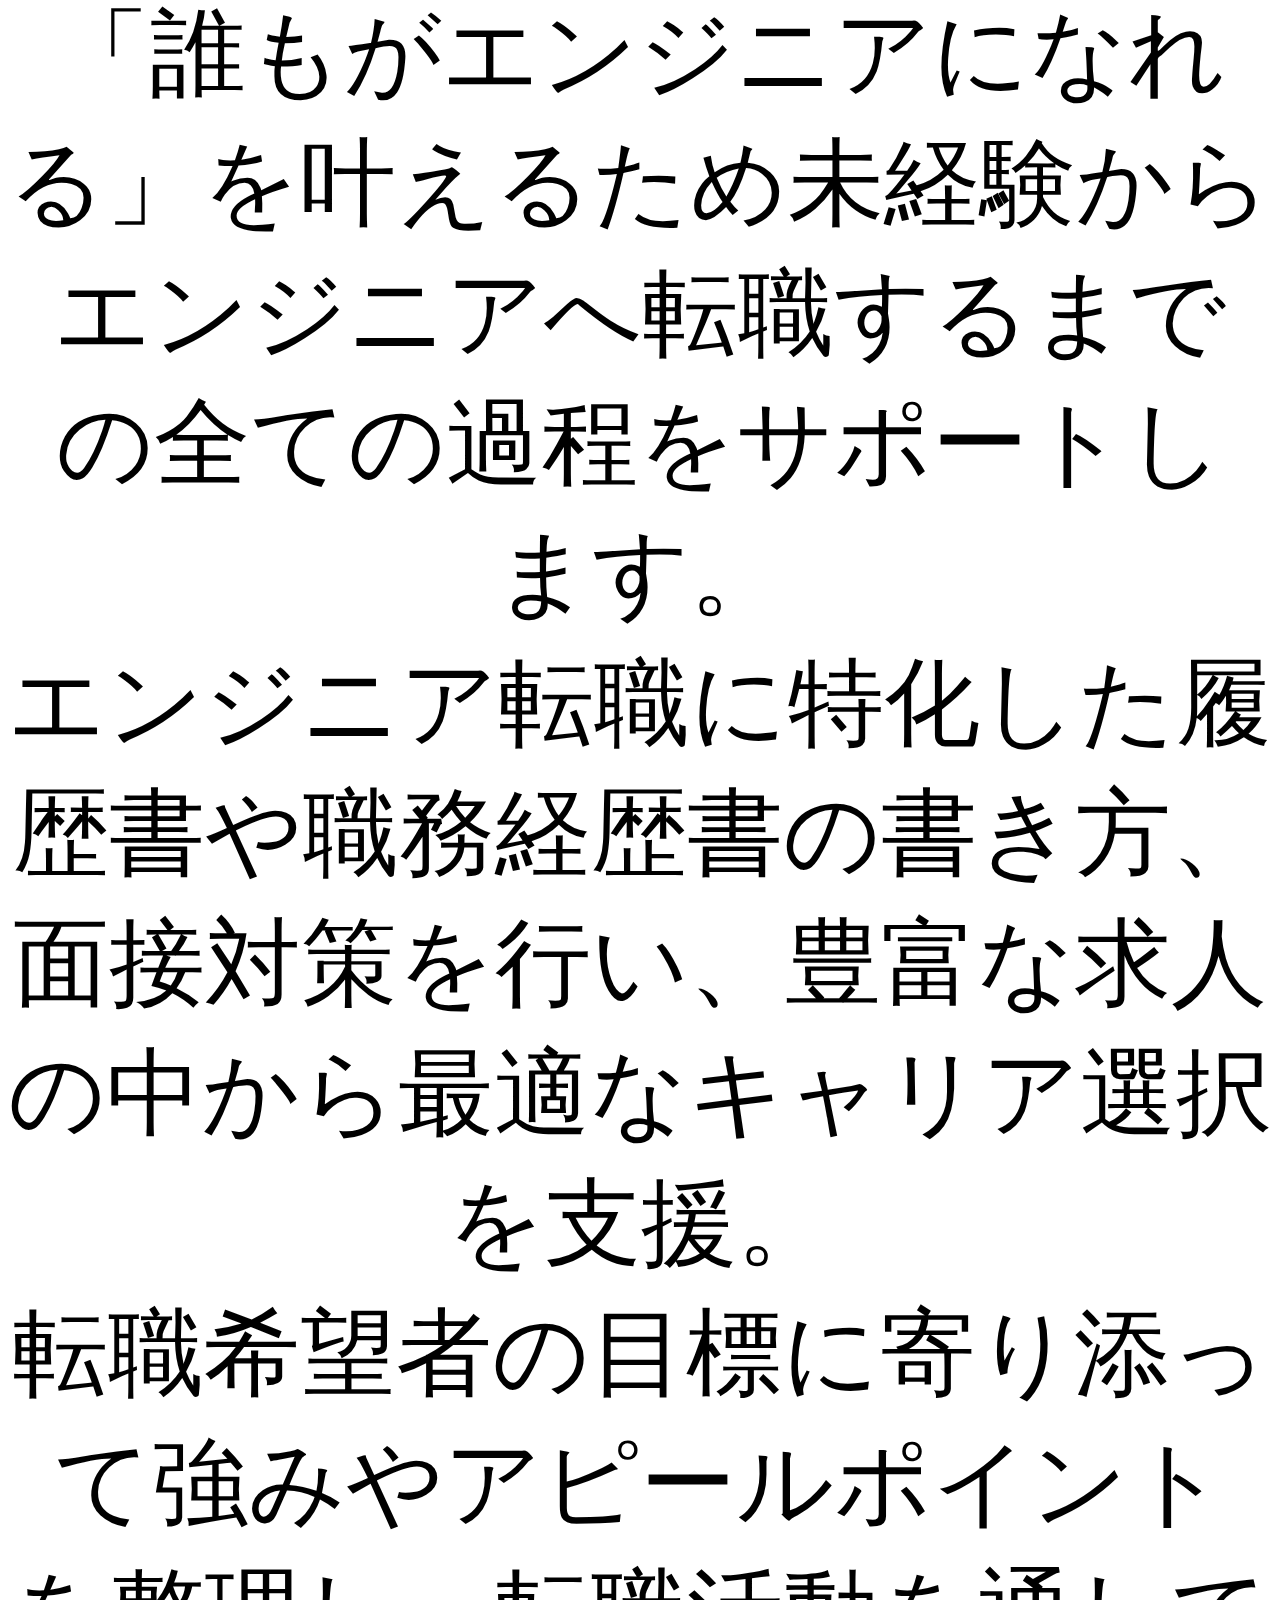
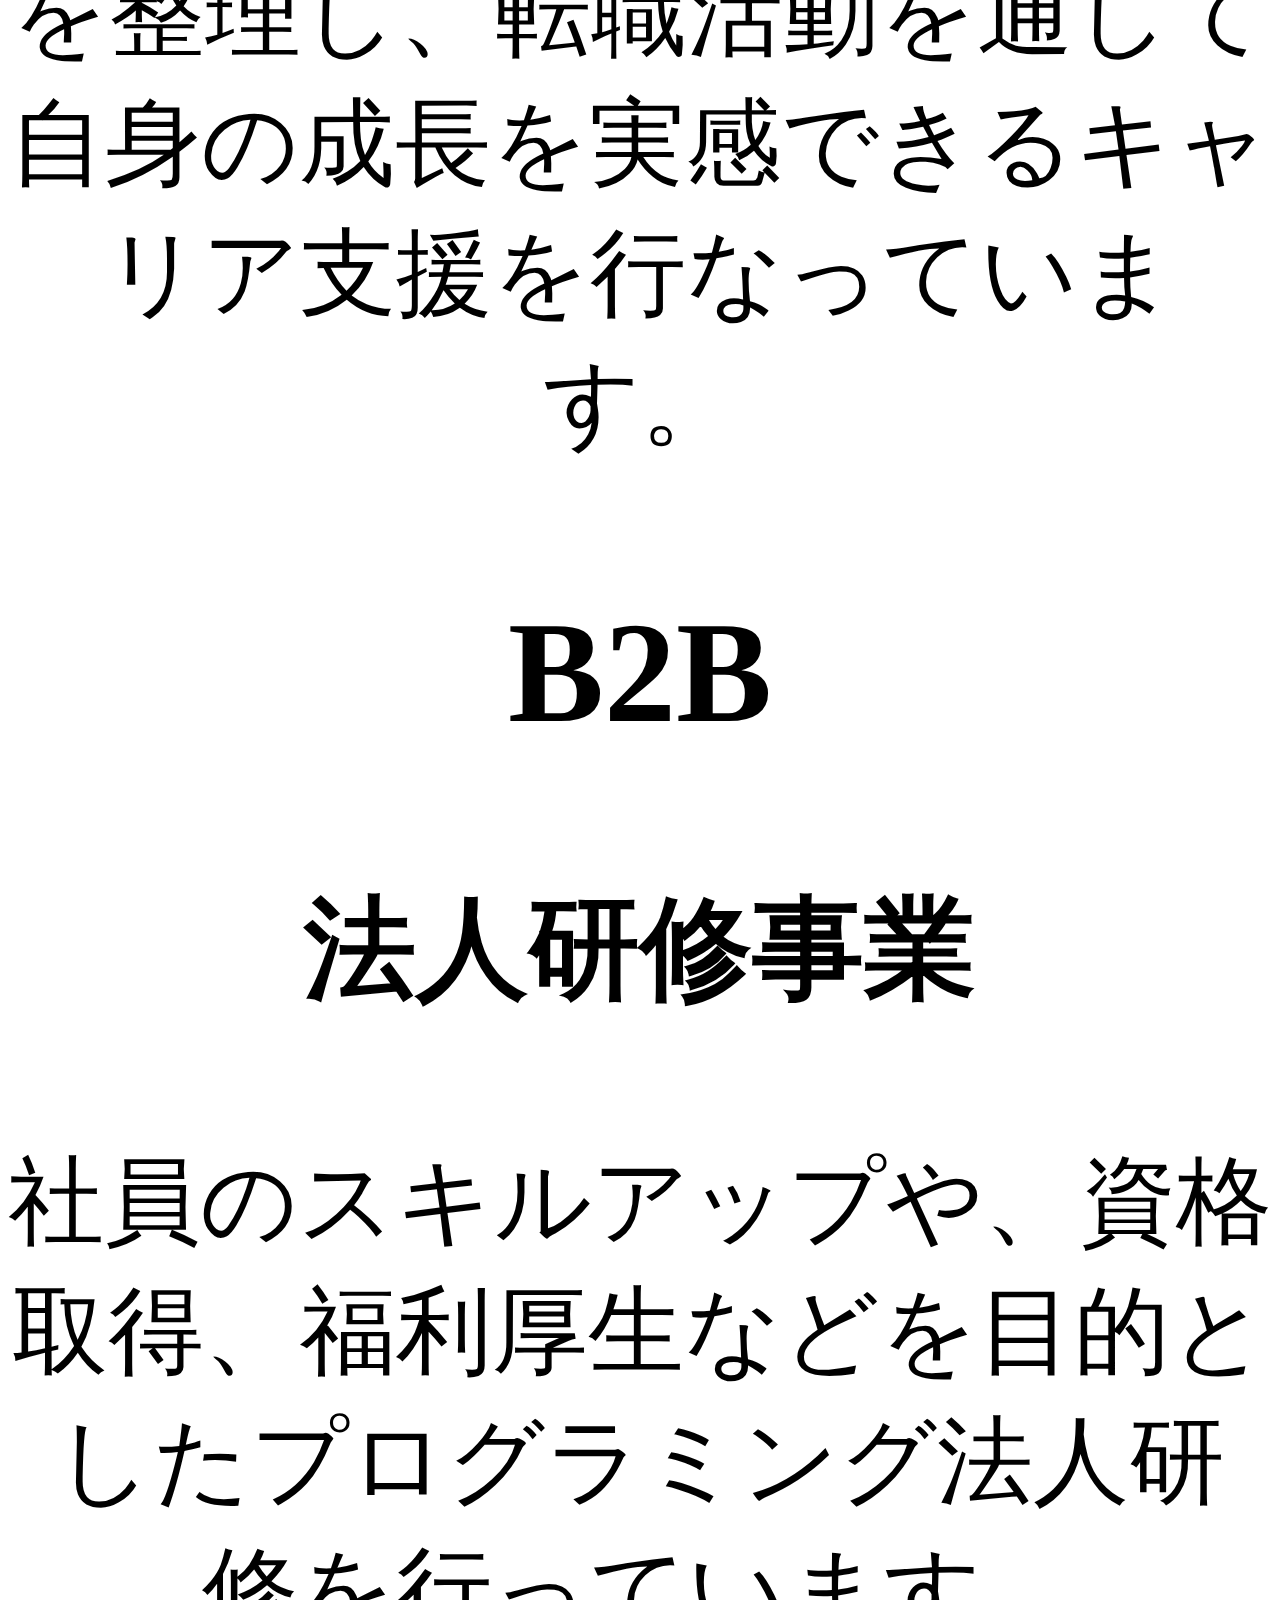
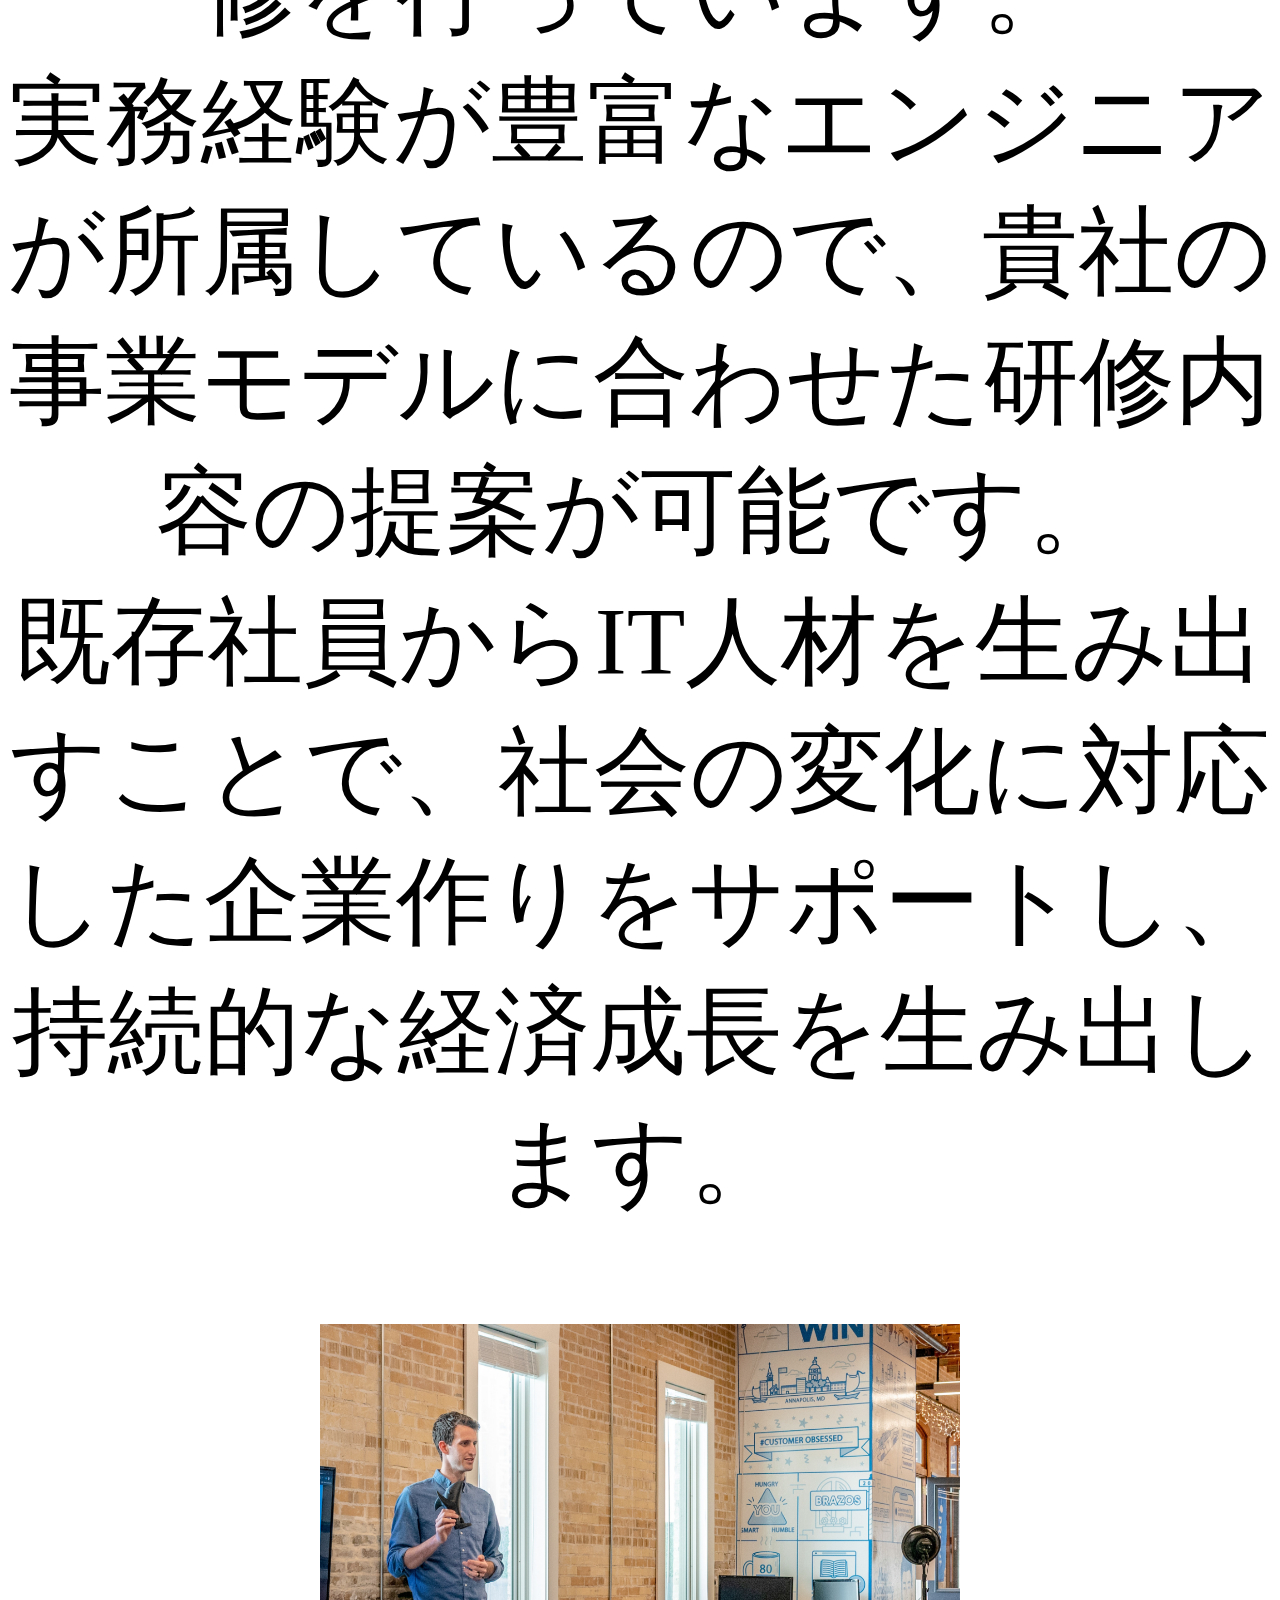
<file: kadai_tutorial_output/product.html>
<!DOCTYPE html>
<html>
    <head>
        <title>SocialTech -PRODUCT プロダクト -</title>
        <meta charset="utf-8">
        <meta name="description" content="SocialTechの4つのプロダクトを紹介します">
        <meta name="viewport" content="width=device-width, initial-scale=1.0">
        <link rel="stylesheet" href="style.css">
    </head>

    <body>
        <!-- ヘッダー -->
        <header>
            <!-- ロゴ -->
            <a href="index.html" id="logo"><img src="images/logo.png" alt="トップページに戻る"></a>

            <!-- PC用ナビゲーション -->
            <nav id="nav-pc">
                <a href="mission.html">MISSION</a>
                <a href="product.html">PRODUCT</a>
                <a href="index.html#aboutus">ABOUT US</a>
                <a href="index.html#vision">VISION</a>
                <a href="index.html#company">COMPANY</a>
                <a href="index.html#contact">CONTACT</a>
            </nav>

            <!-- スマホ用メニューボタン -->
            <img id="menu-sp" src="images/button-menu.png" alt="ナビゲーションを開く" onclick="document.getElementById('nav-sp').style.display = 'block'">

            <!-- スマホ用ナビゲーション -->
            <nav id="nav-sp">
                <img id="close" src="images/button-close.png" alt="ナビゲーションを閉じる" onclick="document.getElementById('nav-sp').style.display = 'none'">
                <a id="logo-sp" href="index.html" onclick="document.getElementById('nav-sp').style.display = 'none'">
                <img src="images/logo-sp.png" alt="トップページに戻る"></a>
                <a class="menu" href="mission.html" onclick="document.getElementById('nav-sp').style.display = 'none'">MISSION</a>
                <a class="menu" href="product.html" onclick="document.getElementById('nav-sp').style.display = 'none'">PRODUCT</a>
                <a class="menu" href="index.html#aboutus" onclick="document.getElementById('nav-sp').style.display = 'none'">ABOUT US</a>
                <a class="menu" href="index.html#vision" onclick="document.getElementById('nav-sp').style.display = 'none'">VISION</a>
                <a class="menu" href="index.html#company" onclick="document.getElementById('nav-sp').style.display = 'none'">COMPANY</a>
                <a class="menu" href="index.html#contact" onclick="document.getElementById('nav-sp').style.display = 'none'">CONTACT</a>
                <div id="sns">
                    <a href="https://www.facebook.com/sejuku2013"><img src="images/button-facebook.png" alt="Facebookのリンク"></a>
                    <a href="https://twitter.com/samuraijuku"><img src="images/button-twitter.png" alt="Twitterのリンク"></a>
                    <a href="https://www.youtube.com/channel/UCCFOQO5aDK0xXam4cUQXT8g"><img src="images/button-youtube.png" alt="YouTubeのリンク"></a>
                </div>
            </nav>
        </header>
        <main>
            <article>
                <section id="product-main">
                    <div id="product-title">
                        <h1>PRODUCT</h1>
                        <span>プロダクト</span>
                        <div>TOP > PRODUCT</div>
                    </div>
                </section>

                <section class="product-section1">
                    <img src="images/product/product-mantoman.png" alt="PCでコードを書く男性">
                    <div>
                        <h2 class="product-h2">MAN TO MAN</h2>
                        <h3 class="product-h3">プログラミング教育</h3>
                        <p>
                            2013年より日本で唯一の専属講師によるマンツーマンのプログラミングレッスンを開始。AI/人工知能コース・エンジニア転職コース・ウェブデザインコースを開設し、ICT教育全般のマンツーマン指導で誰もが生産的で働きがいのある職に付けるサポートをしています。
                            私たちは、創業当初からプログラミングを教えるのみならず、人生を変える手助けがしたい。という想いを大切にしてきました。<br>ITに強くなりたい、エンジニアになりたい、アプリを作りたい。そんな方々の想いを一緒に叶えるスクールでありたい。と考えています。<br>小中高生や女性、障害者向けのプログラムも用意し、質の高いICT教育をみんなに届けることで、貧困や不平等が無くなる社会を目指します。 
                        </p>
                    </div>
                </section>
                <section class="product-section2">
                    <div>
                        <h2 class="product-h2">MEDIA</h2>
                        <h3 class="product-h3">プログラミング学習メディア</h3>
                        <p>
                            2015年より「SocialTech Blog」としてオウンドメディアを設立し、2020年現在月間600万PVの日本最大級のプログラミング学習サイトへと成長しました。<br>新たにYouTubeチャンネルも開設し、無料で挫折せずにプログラミングを学べることを目指して、各チャネルで学習情報をやさしく発信。<br>独学でエンジニアを目指す人には無料で良質な記事や動画コンテンツを提供し、短期間でキャリアチェンジしたい人はマンツーマンレッスンを選択できるよう、各々の要望に合わせた学習機会を創出しています。
                        </p>
                    </div>
                    <img src="images/product/product-media.png" alt="スマートフォンを操作する人 ">
                </section>
                <section class="product-section1">
                    <img src="images/product/product-career.png" alt="笑顔で話し合う2人の男性">
                    <div>
                      <h2 class="product-h2">CAREER</h2>
                      <h3 class="product-h3">人材紹介事業</h3>
                      <p>
                        「誰もがエンジニアになれる」を叶えるため未経験からエンジニアへ転職するまでの全ての過程をサポートします。<br>エンジニア転職に特化した履歴書や職務経歴書の書き方、面接対策を行い、豊富な求人の中から最適なキャリア選択を支援。<br>転職希望者の目標に寄り添って強みやアピールポイントを整理し、転職活動を通して自身の成長を実感できるキャリア支援を行なっています。<br>
                      </p>
                    </div>
                  </section>
                  <section class="product-section2">
                    <div>
                      <h2 class="product-h2">B2B</h2>
                      <h3 class="product-h3">法人研修事業</h3>
                      <p>
                        社員のスキルアップや、資格取得、福利厚生などを目的としたプログラミング法人研修を行っています。<br>実務経験が豊富なエンジニアが所属しているので、貴社の事業モデルに合わせた研修内容の提案が可能です。<br>既存社員からIT人材を生み出すことで、社会の変化に対応した企業作りをサポートし、持続的な経済成長を生み出します。
                      </p>
                    </div>
                    <img src="images/product/product-b2b.png" alt="講演中の男性とそれを聴く人々">
                  </section>
            </article>
            <footer>
                <div id="footer-logo">
                    <img src="images/logo-sp.png" alt="SocialTech">
                </div>
                <div id="footer-link">
                    <a href="mission.html">MISSION</a>
                    <a href="product.html">PRODUCT</a>
                    <a href="index.html#aboutus">ABOUT US</a>
                    <a href="index.html#vision">VISION</a>
                    <a href="index.html#company">COMPANY</a>
                    <a href="index.html#contact">CONTACT</a>
                </div>
                <div id="sns-footer">
                    <a href="https://www.facebook.com/sejuku2013"><img src="images/button-facebook.png" alt="Facebookのリンク"></a>
                    <a href="https://twitter.com/samuraijuku"><img src="images/button-twitter.png" alt="Twitterのリンク"></a>
                    <a href="https://www.youtube.com/channel/UCCFOQO5aDK0xXam4cUQXT8g"><img src="images/button-youtube.png" alt="YouTubeのリンク"></a>
                    <span id="copyright">&copy;2021 SocialTech, Inc. All Rights Reserved.</span>
                </div>
            </footer>
        </main>
    </body>
</html>
</file>
<file: kadai_001/style.css>
/* タイピングゲーム全体 */
body {
    font-size: 6em;
    text-align: center;
}

/* ゲームの残り秒数が表示されるタイマーの領域 */
.count {
    margin: 0;
    font-weight: bold;
    color: #888;
}

/* テキストが表示される領域 */
.wrap {
    margin-top: 20px;
    padding: 80px 40px;
    background-color: #666;
    font-weight: bold;
    color: #fff;
}

/* 正しくタイプされた場合のテキスト */
.typed {
    color: lightgreen;
}

/* ミスタイプの場合の背景 */
.mistyped {
    background-color: red;
}

/* タイプした文字数が表示される領域 */
.typedcount {
    margin: 0;
    font-weight: bold;
    color: #888;
}
</file>
<file: kadai_012/style.css>
/* PC、スマホ共通スタイル */
body {
  font-family: "Source Sans Pro", "Hiragino Kaku Gothic ProN", Meiryo, Arial,
    sans-serif;
}

p {
  font-size: 15px;
}

/*================
PC用のスタイル 
=================*/
/* 横幅設定 */
body {
  max-width: 1080px;
  min-width: 960px;
  margin: 0 auto 0 auto;
}

/* ヘッダー */
header {
  display: flex;
  justify-content: space-between;
}

/* ナビゲーションのレイアウト */
#nav-pc {
  text-align: right;
  font-size: 14px;
  padding-top: 15px;
}

/* ナビゲーションのリンクの装飾設定 */
#nav-pc>a {
  text-decoration: none;
  margin-left: 20px;
}

#nav-pc>a:link {
  color: #0d0d0d;
}

#nav-pc>a:visited {
  color: #0d0d0d;
}

#nav-pc>a:hover {
  color: #0d0d0d;
  text-decoration: underline;
}

#nav-pc>a:active {
  color: #0d0d0d;
}

/* メインビジュアル*/
#main-visual {
  position: relative;
  height: 400px;
}

#main-message {
  position: absolute;
  top: 0;
  left: 0;
  background-color: #2710d5;
  color: #ffffff;
  border-radius: 0 0 476px 0;
  max-width: 620px;
  height: 100%;
  width: 100%;
  z-index: 11;
}

#main-message>h1 {
  font-size: 60px;
  font-weight: bold;
  margin: 100px 0 0 50px;
}

#main-message>p {
  font-size: 28px;
  margin: 0 0 0 50px;
}

#main-visual>img {
  max-width: 620px;
  border-radius: 476px 0 0 0;
  position: absolute;
  top: 0;
  right: 0;
  z-index: 10;
}

/* 見出し */
h2 {
  margin: 40px 0 0 0;
}

h2::after {
  content: url("images/line.png");
  margin-left: 10px;
}

h3 {
  font-size: 27px;
}

/* ミッション */
#mission {
  margin: 80px auto 80px auto;
  width: 100%;
}

#mission-flex {
  width: 100%;
  display: flex;
}

#mission-flex>div {
  width: 50%;
  margin: 20px;
}

#mission-photo {
  width: 100%;
}

#s2dgs {
  margin-top: 50px;
}

/* プロダクト */
#product {
  background-color: #fafafa;
  width: 100%;
  margin: 80px 0 80px 0;
  padding: 10px 40px 0px 40px;
}

/* 外枠 */
#product>div {
  margin-top: 40px;
  display: flex;
}

/* 左のカラム */
#product-left {
  width: 50%;
  margin-right: 20px;
}

/* 右のカラム */
#product-right {
  width: 50%;
  margin-left: 20px;
  margin-top: 80px;
}

/* 画像＋説明の枠 */
#product-left>div {
  position: relative;
  height: 480px;
  margin-right: 20px;
}

#product-right>div {
  position: relative;
  height: 480px;
  margin-left: 20px;
}

/* 画像 */
.product-photo {
  width: 100%;
}

/* 説明文の枠 */
.product-explain {
  background-color: #ffffff;
  position: absolute;
  left: 0;
  top: 280px;
  margin: 0 40px 0 40px;
  padding: 20px;
  box-shadow: 5px 5px 10px rgba(0, 0, 0, 0.05);
}

/* 説明文の英語 */
.product-explain>span {
  color: #2710d5;
  font-weight: bold;
  font-size: 16px;
  margin: 0;
}

/* 説明文の見出し */
.product-explain>h3 {
  margin: 5px 0 5px 0;
}

/* 説明文 */
.product-explain>p {
  margin: 0;
}

/* 「もっとみる」ボタン */
#product-more {
  margin: 0 auto -42px auto;
}

/* ABOUT US */
#aboutus {
  margin: 80px auto 80px auto;
}

/* 3つの組織文化と画像を入れる枠 */
#aboutus>div {
  display: flex;
}

/* 画像 */
.culture-img {
  width: 100%;
  align-self: flex-start;
}

.culture-img2 {
  margin-top: 50px;
  width: 100%;
}

/* 3つの組織文化の表 */
.culture-table {
  max-width: 500px;
  margin-right: 50px;
}

/* 番号 */
.culture-num {
  font-size: 80px;
  color: #2710d5;
  margin: 0 20px 0 0;
}

/* 組織文化英語 */
.culture-en {
  color: #2710d5;
  font-weight: bold;
  font-size: 24px;
  display: block;
}

/* 組織文化日本語 */
.culture-jp {
  font-size: 28px;
  font-weight: bold;
}

/* 説明文 */
.culture-description {
  margin: 0;
}

/* ビジョン */
#vision {
  margin: 80px auto 80px auto;
}

/* セクション内の外枠 */
#vision>div {
  width: 100%;
  display: flex;
  justify-content: space-between;
  flex-wrap: wrap;
}

/* 7つの行動指針の枠 */
.vision-box {
  width: 300px;
  height: 300px;
  margin-bottom: 30px;
  position: relative;
}

.vision-box>img {
  width: 100%;
  height: auto;
  position: absolute;
  top: 0;
  left: 0;
  z-index: 30;
}

.vision-box>span {
  position: absolute;
  top: 0;
  left: 0;
  z-index: 31;
  margin-right: 20px;
}

.vision-box>span>h4 {
  color: #2710d5;
  font-size: 19px;
  margin: 80px 0 0 0;
  Ï
}

.vision-box>span>h4::first-letter {
  font-size: 40px;
}

.vision-box>span>h5 {
  font-size: 20px;
  margin: 0 0 0 0;
}

.vision-box>span>p {
  margin: 10px 0 0 0;
}

/* ＣＡＳＥＳ */
#cases {
  margin: 40px 0 40px 0;
  width: 100%;
}

#cases-flex {
  display: flex;
  list-style-type: none;
}

.case-card {
  width: 33%;
  margin:  20px;
  background-color: #ffffff;
  min-height: 400px;
  box-shadow: 5px 5px 15px rgba(0, 0, 0, 0.2);
}
.case-img {
  width: 100%;
}
.case-info {
  padding: 10px 20px 10px 20px;
}
.case-name {
  color: #2710d5;
  font-size: 19px;
}
.case-content {
  font-size: 14px;
}


/* 会社概要 */
#company {
  margin: 80px auto 80px auto;
}

#company-table {
  width: 100%;
}

.tableheader {
  text-align: left;
  padding: 20px;
  border-bottom-color: #2710d5;
  border-bottom-width: 1px;
  border-bottom-style: solid;
  width: 100px;
}

.tableheader-first {
  text-align: left;
  padding: 20px;
  border-bottom-color: #2710d5;
  border-bottom-width: 1px;
  border-bottom-style: solid;
  border-top-color: #2710d5;
  border-top-width: 1px;
  border-top-style: solid;
  width: 100px;
}

.cell {
  padding: 30px;
  border-bottom-color: #ececec;
  border-bottom-width: 1px;
  border-bottom-style: solid;
}

.cell-first {
  padding: 30px;
  border-bottom-color: #ececec;
  border-bottom-width: 1px;
  border-bottom-style: solid;
  border-top-color: #ececec;
  border-top-width: 1px;
  border-top-style: solid;
}

#company>iframe {
  width: 100%;
  height: 368px;
  margin-top: 40px;
}

/* お問い合わせ */
#contact {
  margin: 80px auto 80px auto;
}

/* 外枠 */
#contact>form>div {
  display: flex;
  flex-direction: row;
  flex-wrap: wrap;
  padding-bottom: 30px;
}

/* 左列の見出し */
.contact-heading {
  width: 240px;
  align-self: center;
}

/* 見出しのラベル */
.contact-label {
  font-weight: bold;
}

/* 必須 */
.contact-span {
  color: #ce2222;
  margin: 0 0 0 20px;
  font-weight: bold;
}

/* テキストボックス */
.contact-textbox {
  border-top: 0;
  border-left: 0;
  border-right: 0;
  border-bottom-width: 1px;
  border-bottom-color: #707070;
  border-bottom-style: solid;
  background-color: #fafafa;
  width: 400px;
  height: 56px;
}

/* お問い合わせ内容のテキストエリア */
.contact-textarea {
  border-top: 0;
  border-left: 0;
  border-right: 0;
  border-bottom-width: 1px;
  border-bottom-color: #707070;
  border-bottom-style: solid;
  background-color: #fafafa;
  width: 400px;
  height: 200px;
}

/* 個人情報の取り扱い */
details {
  width: 700px;
}

details>div {
  background-color: #fafafa;
  padding: 20px;
}

details>div>span {
  font-weight: bold;
}

/* フッター */
footer {
  background-color: #0d0d0d;
  text-align: center;
  padding: 80px 80px 30px 80px;
}

#footer-logo {
  margin-bottom: 30px;
}

#footer-link {
  margin-bottom: 50px;
}
#footer-link > a {
  text-decoration: none;
  margin: 10px;
}
#footer-link > a:link {
  color: #ffffff;
}
#footer-link > a:visited {
  color: #ffffff;
}
#footer-link > a:hover {
  color: #ffffff;
  text-decoration: underline;
}
#footer-link > a:active {
  color: #ffffff;
}

#sns-footer {
  text-align: left;
  width: 100%;
}

#sns-footer > a {
  margin-right: 30px;
}

#copyright {
  color: #ffffff;
  float: right;
}
</file>
<file: kadai_013/style.css>
/* PC、スマホ共通スタイル */
body {
  font-family: "Source Sans Pro", "Hiragino Kaku Gothic ProN", Meiryo, Arial,
    sans-serif;
}

p {
  font-size: 15px;
}

#main-visual>img {
  width: 100%;
}

/*================
PC用のスタイル 
=================*/
@media screen and (min-width: 768px) {
  /* 横幅設定 */
  body {
    max-width: 1080px;
    min-width: 960px;
    margin: 0 auto 0 auto;
  }

  /* ヘッダー */
  header {
    display: flex;
    justify-content: space-between;
  }

  /* ナビゲーションのレイアウト */
  #nav-pc {
    text-align: right;
    font-size: 14px;
    padding-top: 15px;
  }

  /* ナビゲーションのリンクの装飾設定 */
  #nav-pc>a {
    text-decoration: none;
    margin-left: 20px;
  }

  #nav-pc>a:link {
    color: #0d0d0d;
  }

  #nav-pc>a:visited {
    color: #0d0d0d;
  }

  #nav-pc>a:hover {
    color: #0d0d0d;
    text-decoration: underline;
  }

  #nav-pc>a:active {
    color: #0d0d0d;
  }

  /* スマホ用ナビを非表示 */
  #menu-sp,
  #nav-sp {
    display: none;
  }
}

/*================
スマホ用のスタイル 
=================*/
@media screen and (max-width: 767px) {
  body {
    min-width: 375px;
    margin: 0;
  } 

  /* PCのナビゲーションを非表示に */
  #nav-pc {
    display: none;
  }

  /* ハンバーガーメニュー */
  #menu-sp {
    float: right;
    padding: 0;
  }

  /* スマホ用ナビゲーション */
  #nav-sp {
    background-color: #ce933e;
    position: absolute;
    left: 0;
    top: 0;
    height: 100%;
    width: 100%;
    display: none;
    z-index: 100;
  }  

  /* xボタン */
  #close {
    position: absolute;
    top: 20px;
    right: 20px;
  }

  /* ナビゲーションメニュー用ロゴ */
  #logo-sp {
    margin: 80px 0 30px 20px;
  }

  #nav-sp > a {
    display: block;
  }

  #nav-sp > a:link {
    color: #ffffff;
  }

  #nav-sp > a:visited {
    color: #ffffff;
  }

  #nav-sp > a:hover {
    color: #ffffff;
    text-decoration: underline;
  }

  #nav-sp > a:active {
    color: #ffffff;
  }

  #nav-sp > .menu {
    text-decoration: none;
    display: block;
    margin: 0 20px;
    height: 44px;
    font-size: 16px;
    background-image: url("images/arrow.png");
    background-repeat: no-repeat;
    background-position: right top;
  }
}
</file>
<file: kadai_tutorial_output/style.css>
/* タイピングゲーム全体 */
body {
    font-size: 6em;
    text-align: center;
}

/* ゲームの残り秒数が表示されるタイマーの領域 */
.count {
    margin: 0;
    font-weight: bold;
    color: #888;
}

/* テキストが表示される領域 */
.wrap {
    margin-top: 20px;
    padding: 80px 40px;
    background-color: #666;
    font-weight: bold;
    color: #fff;
}

/* 正しくタイプされた場合のテキスト */
.typed {
    color: lightgreen;
}

/* ミスタイプの場合の背景 */
.mistyped {
    background-color: red;
}
</file>
